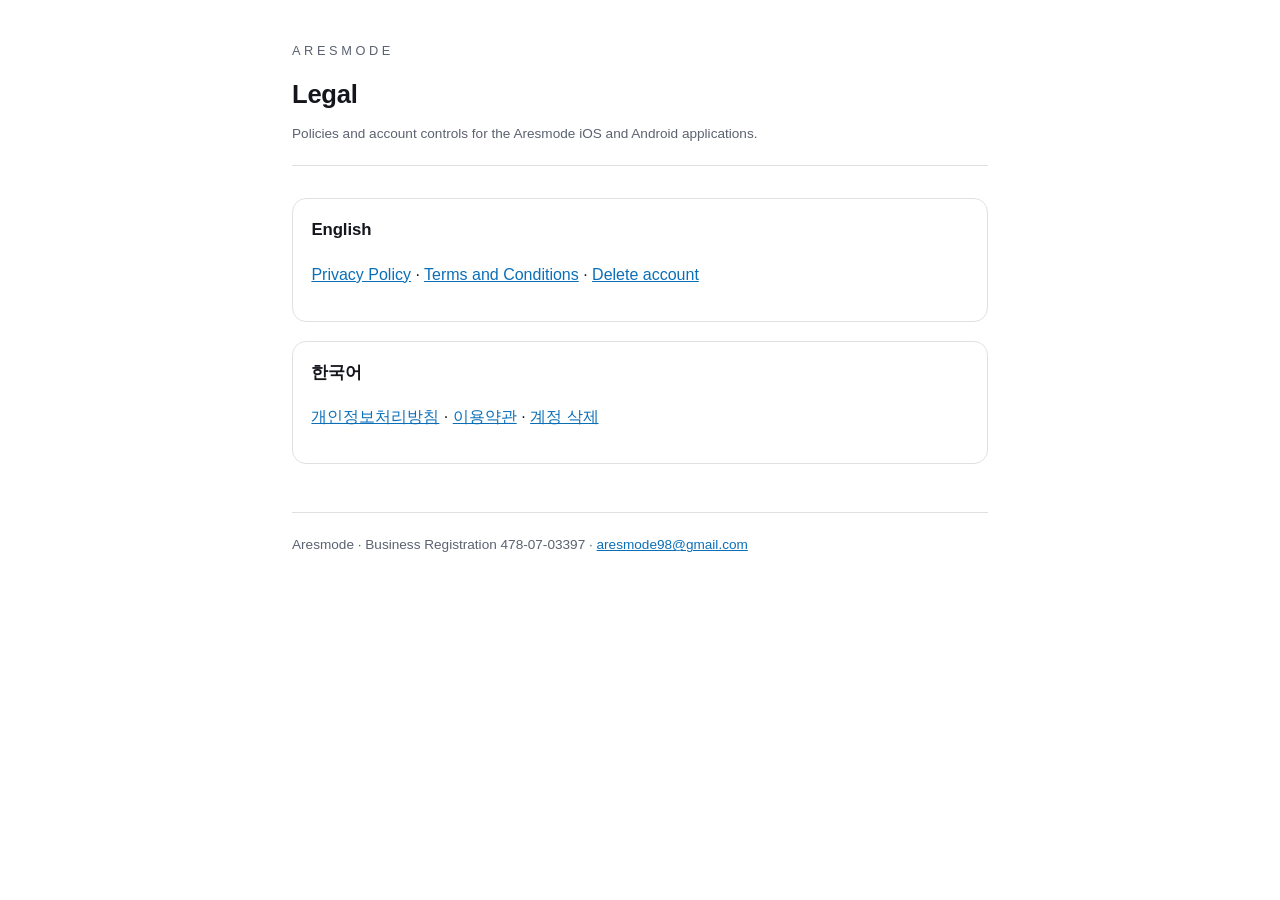
<file: index.html>
<!doctype html><html lang="en"><head><meta charset="utf-8">
<meta name="viewport" content="width=device-width,initial-scale=1">
<title>Aresmode — Legal</title><link rel="stylesheet" href="style.css"></head>
<body><div class="wrap">
<header><div class="mark">Aresmode</div><h1>Legal</h1>
<p class="meta">Policies and account controls for the Aresmode iOS and Android applications.</p></header>
<div class="card"><h2 style="margin-top:0">English</h2>
<p><a href="privacy/">Privacy Policy</a> · <a href="terms/">Terms and Conditions</a> · <a href="delete-account/">Delete account</a></p></div>
<div class="card"><h2 style="margin-top:0">한국어</h2>
<p><a href="ko/privacy/">개인정보처리방침</a> · <a href="ko/terms/">이용약관</a> · <a href="ko/delete-account/">계정 삭제</a></p></div>
<footer>Aresmode · Business Registration 478-07-03397 · <a href="mailto:aresmode98@gmail.com">aresmode98@gmail.com</a></footer>
</div></body></html>
</file>
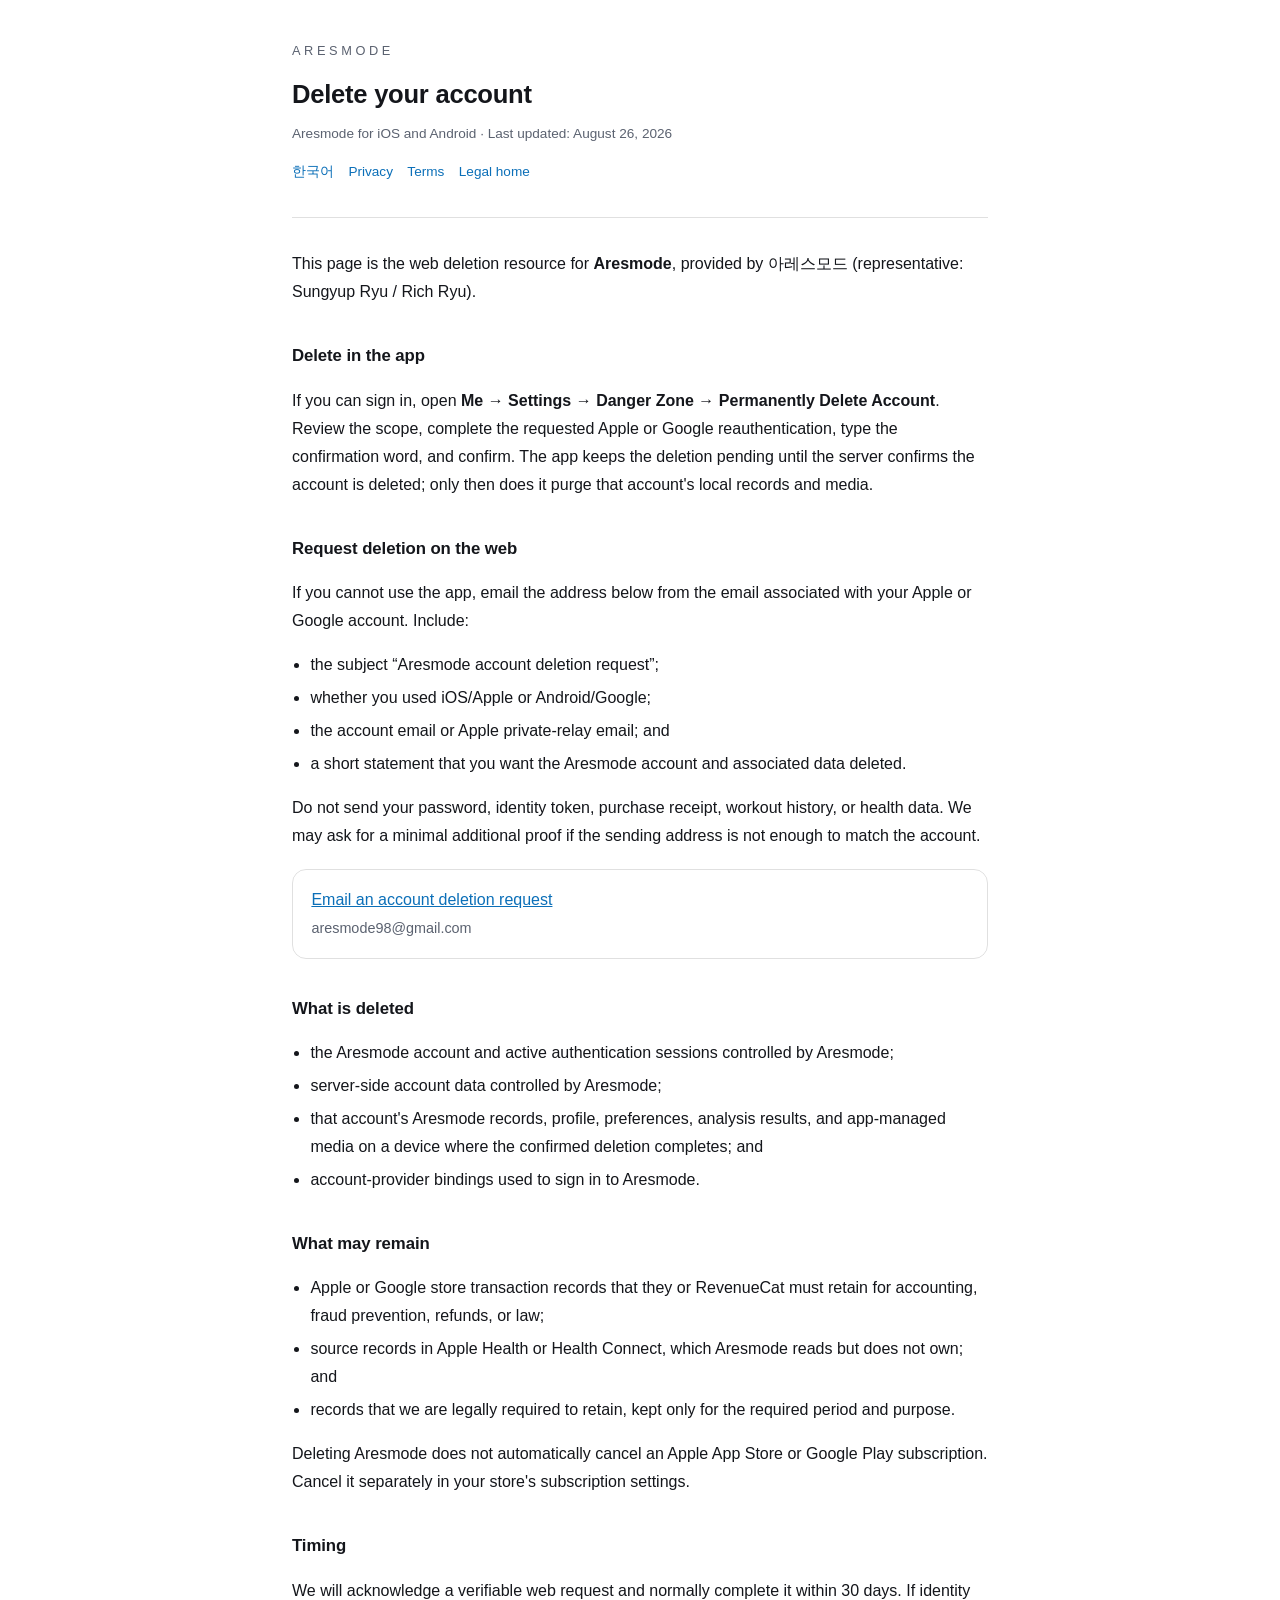
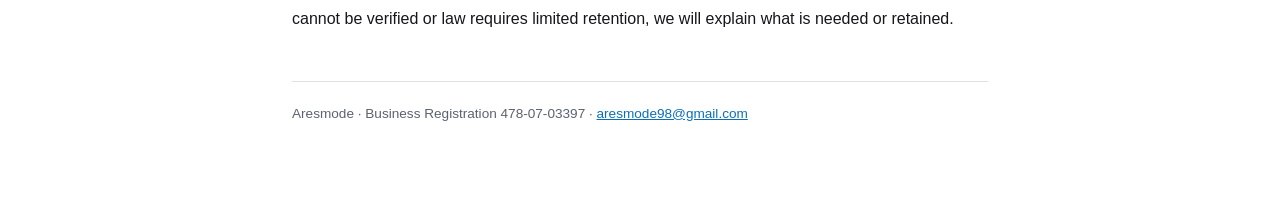
<file: delete-account/index.html>
<!doctype html><html lang="en"><head><meta charset="utf-8">
<meta name="viewport" content="width=device-width,initial-scale=1">
<title>Delete your Aresmode account</title><link rel="stylesheet" href="../style.css"></head>
<body><div class="wrap">
<header><div class="mark">Aresmode</div><h1>Delete your account</h1>
<p class="meta">Aresmode for iOS and Android · Last updated: August 26, 2026</p>
<p class="lang"><a href="../ko/delete-account/">한국어</a><a href="../privacy/">Privacy</a><a href="../terms/">Terms</a><a href="../">Legal home</a></p></header>

<p>This page is the web deletion resource for <strong>Aresmode</strong>, provided by 아레스모드 (representative: Sungyup Ryu / Rich Ryu).</p>

<h2>Delete in the app</h2>
<p>If you can sign in, open <strong>Me → Settings → Danger Zone → Permanently Delete Account</strong>. Review the scope, complete the requested Apple or Google reauthentication, type the confirmation word, and confirm. The app keeps the deletion pending until the server confirms the account is deleted; only then does it purge that account's local records and media.</p>

<h2>Request deletion on the web</h2>
<p>If you cannot use the app, email the address below from the email associated with your Apple or Google account. Include:</p>
<ul>
<li>the subject “Aresmode account deletion request”;</li>
<li>whether you used iOS/Apple or Android/Google;</li>
<li>the account email or Apple private-relay email; and</li>
<li>a short statement that you want the Aresmode account and associated data deleted.</li>
</ul>
<p>Do not send your password, identity token, purchase receipt, workout history, or health data. We may ask for a minimal additional proof if the sending address is not enough to match the account.</p>
<p class="card"><a href="mailto:aresmode98@gmail.com?subject=Aresmode%20account%20deletion%20request">Email an account deletion request</a><br><span class="note">aresmode98@gmail.com</span></p>

<h2>What is deleted</h2>
<ul>
<li>the Aresmode account and active authentication sessions controlled by Aresmode;</li>
<li>server-side account data controlled by Aresmode;</li>
<li>that account's Aresmode records, profile, preferences, analysis results, and app-managed media on a device where the confirmed deletion completes; and</li>
<li>account-provider bindings used to sign in to Aresmode.</li>
</ul>

<h2>What may remain</h2>
<ul>
<li>Apple or Google store transaction records that they or RevenueCat must retain for accounting, fraud prevention, refunds, or law;</li>
<li>source records in Apple Health or Health Connect, which Aresmode reads but does not own; and</li>
<li>records that we are legally required to retain, kept only for the required period and purpose.</li>
</ul>
<p>Deleting Aresmode does not automatically cancel an Apple App Store or Google Play subscription. Cancel it separately in your store's subscription settings.</p>

<h2>Timing</h2>
<p>We will acknowledge a verifiable web request and normally complete it within 30 days. If identity cannot be verified or law requires limited retention, we will explain what is needed or retained.</p>

<footer>Aresmode · Business Registration 478-07-03397 · <a href="mailto:aresmode98@gmail.com">aresmode98@gmail.com</a></footer>
</div></body></html>
</file>
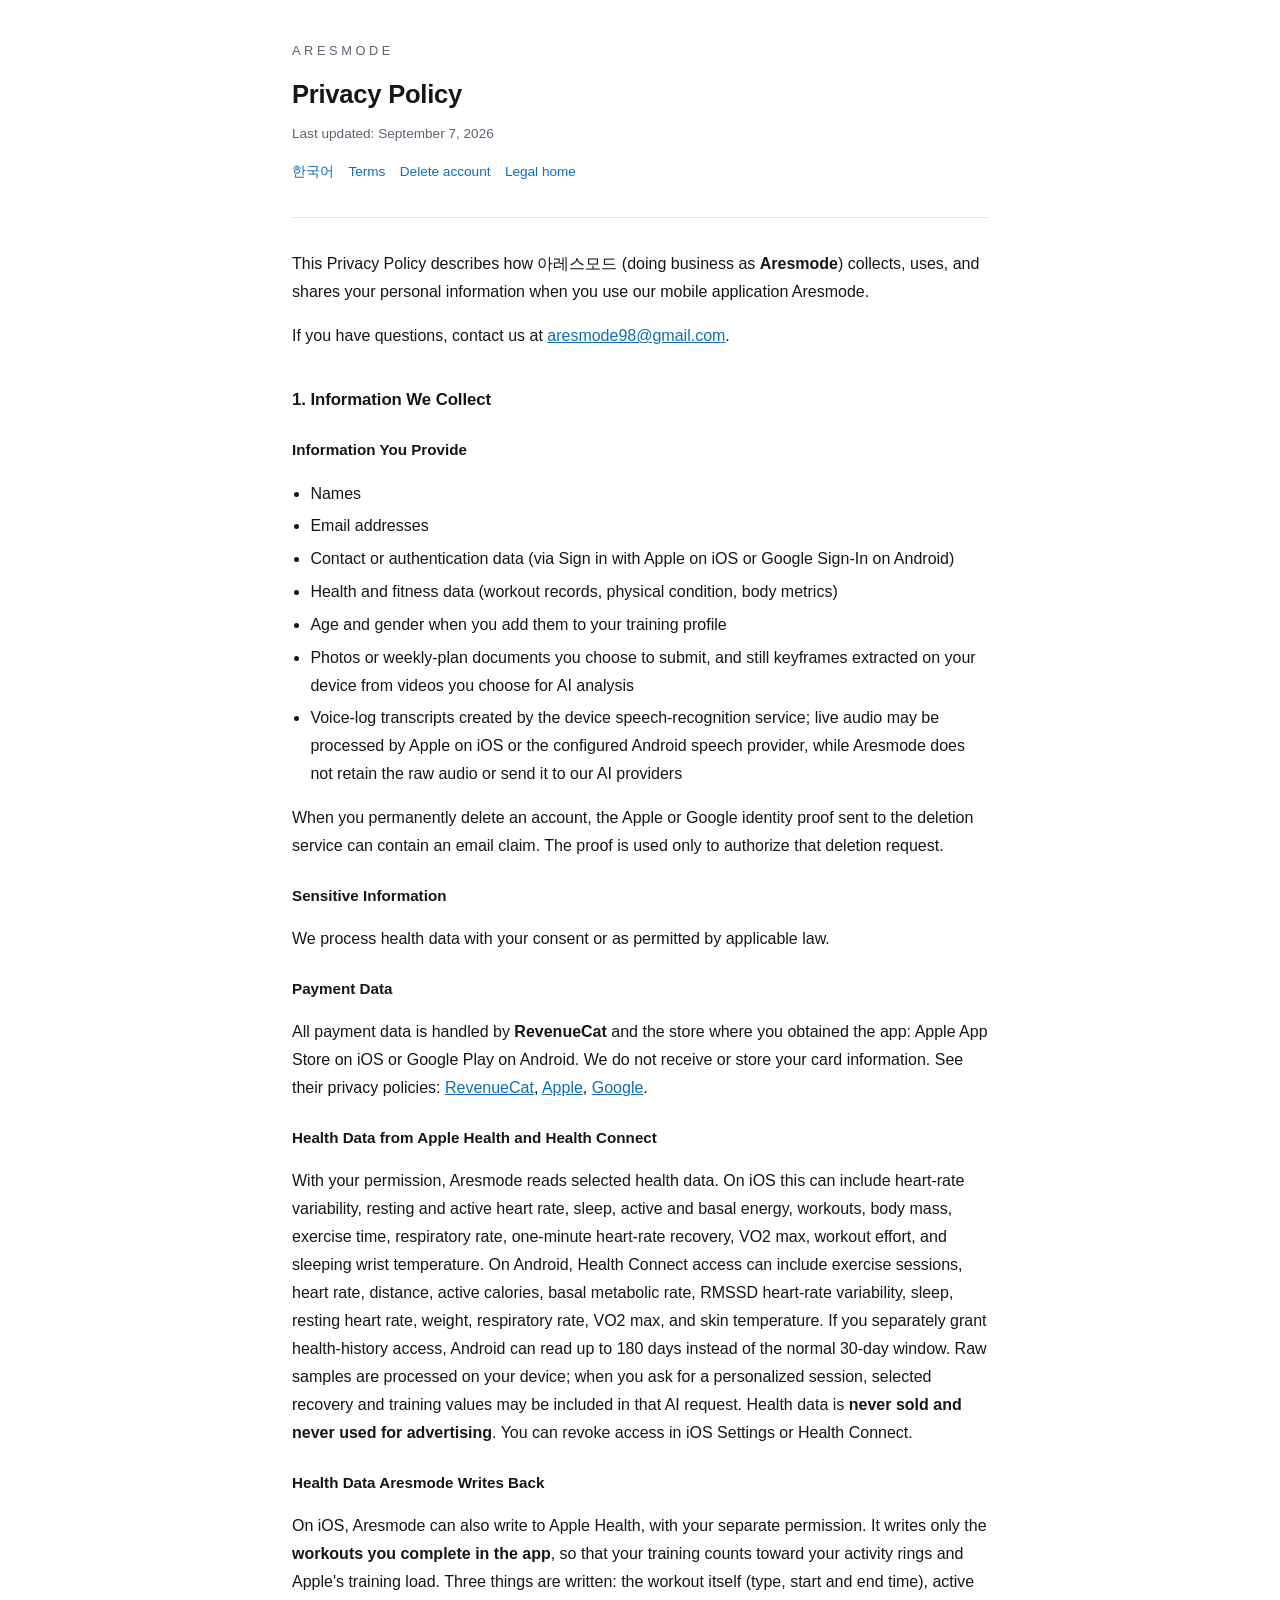
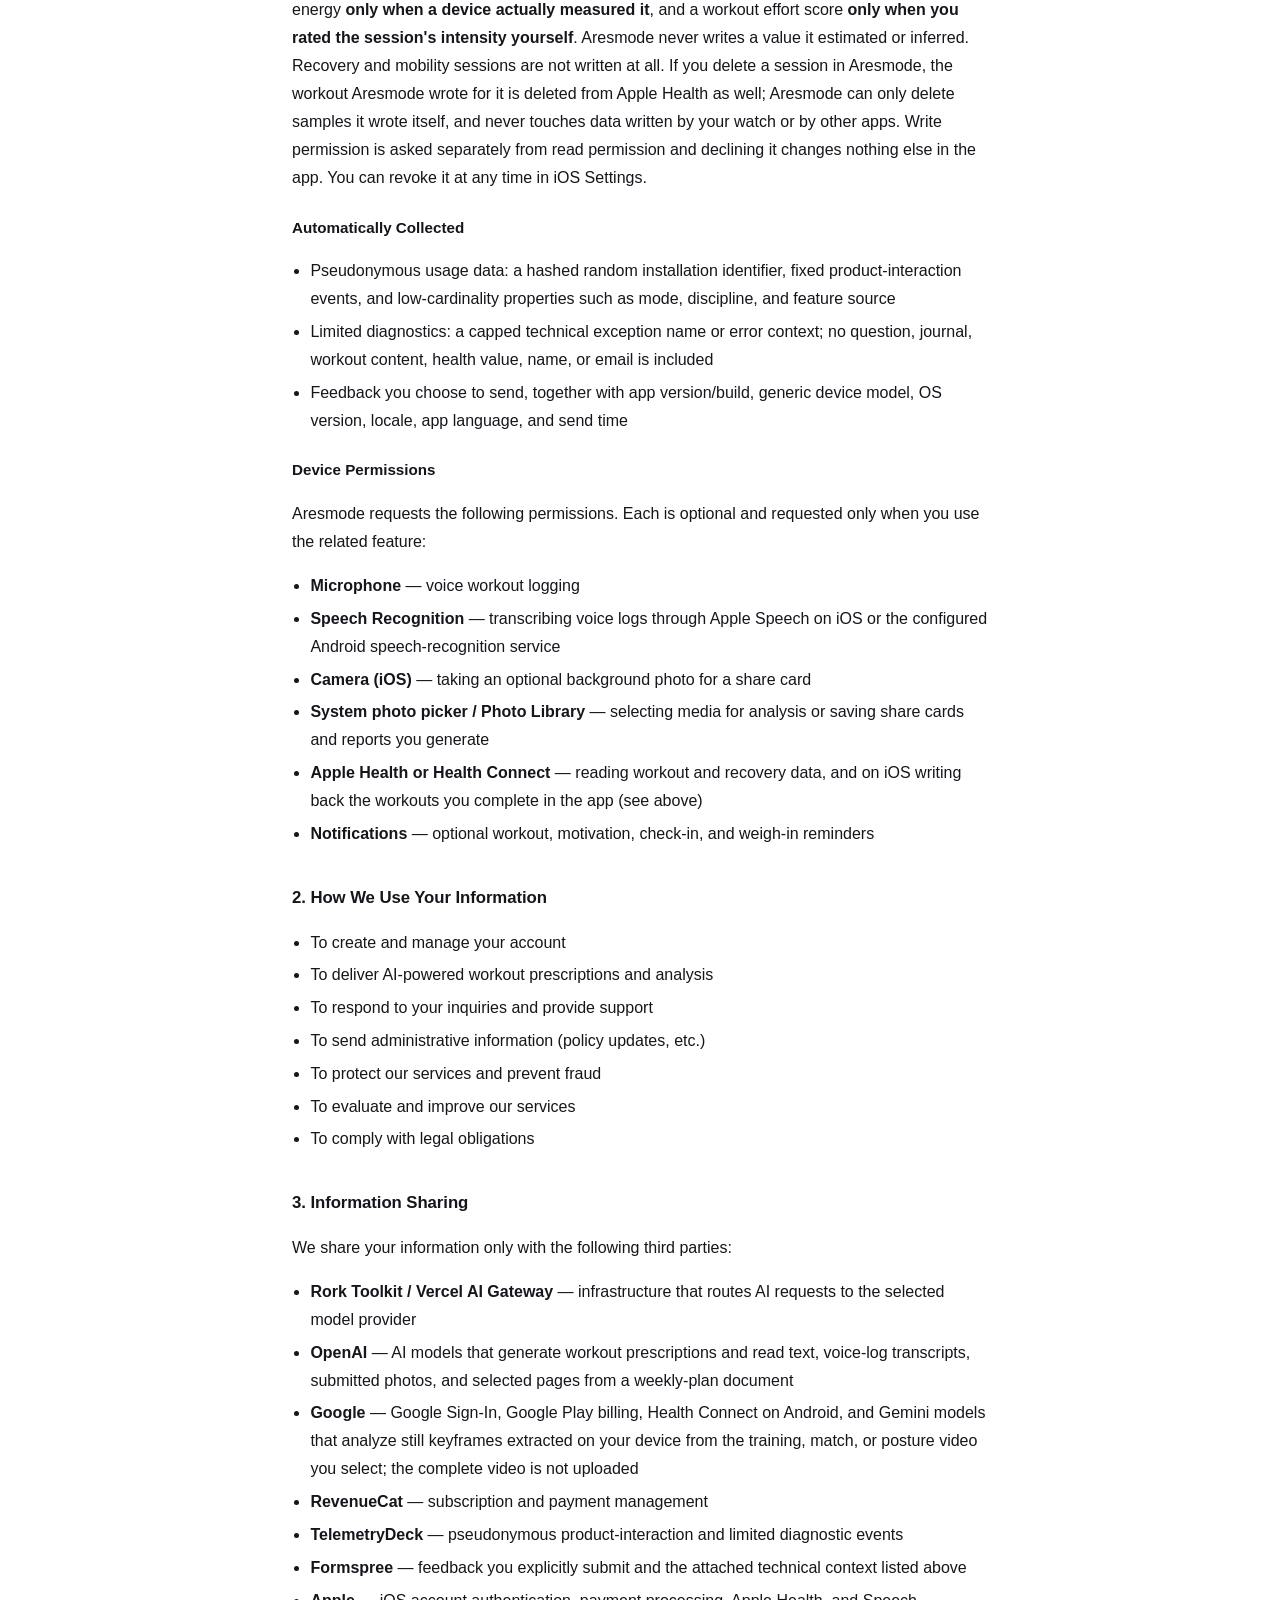
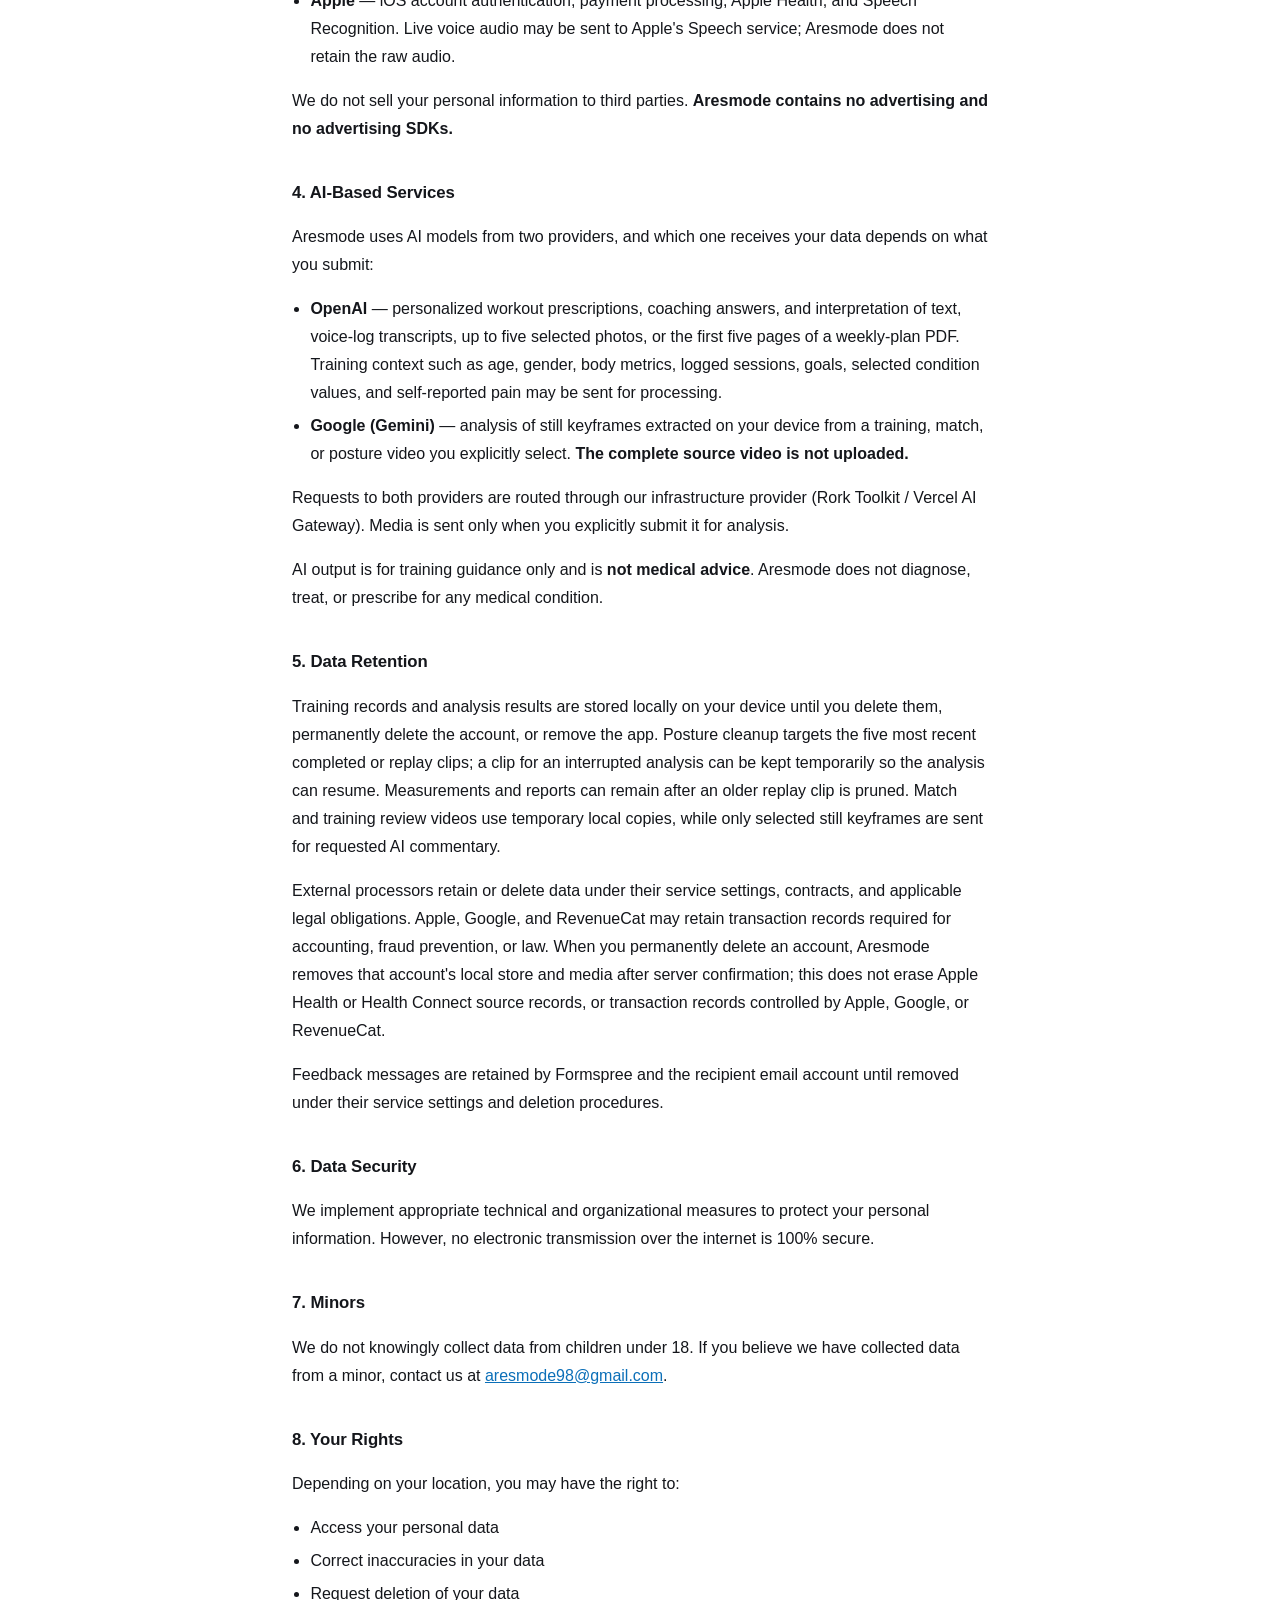
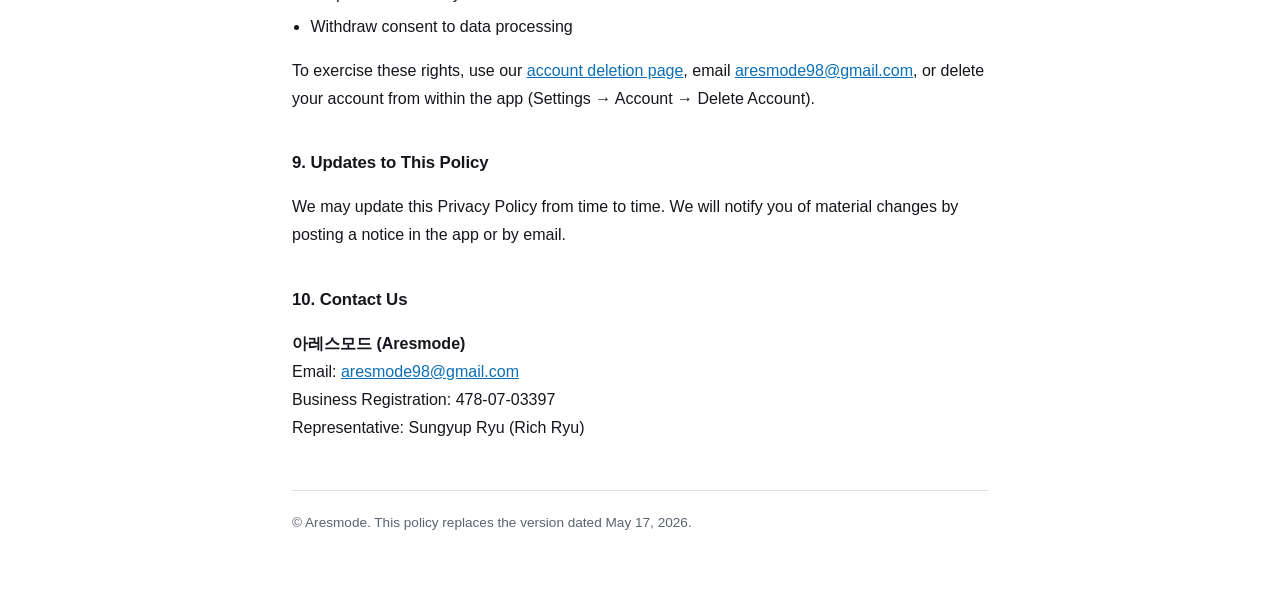
<file: privacy/index.html>
<!doctype html><html lang="en"><head><meta charset="utf-8">
<meta name="viewport" content="width=device-width,initial-scale=1">
<title>Privacy Policy — Aresmode</title><link rel="stylesheet" href="../style.css"></head>
<body><div class="wrap">
<header><div class="mark">Aresmode</div><h1>Privacy Policy</h1>
<p class="meta">Last updated: September 7, 2026</p>
<p class="lang"><a href="../ko/privacy/">한국어</a><a href="../terms/">Terms</a><a href="../delete-account/">Delete account</a><a href="../">Legal home</a></p></header>

<p>This Privacy Policy describes how 아레스모드 (doing business as <strong>Aresmode</strong>) collects, uses, and shares your personal information when you use our mobile application Aresmode.</p>
<p>If you have questions, contact us at <a href="mailto:aresmode98@gmail.com">aresmode98@gmail.com</a>.</p>

<h2>1. Information We Collect</h2>
<h3>Information You Provide</h3>
<ul>
<li>Names</li>
<li>Email addresses</li>
<li>Contact or authentication data (via Sign in with Apple on iOS or Google Sign-In on Android)</li>
<li>Health and fitness data (workout records, physical condition, body metrics)</li>
<li>Age and gender when you add them to your training profile</li>
<li>Photos or weekly-plan documents you choose to submit, and still keyframes extracted on your device from videos you choose for AI analysis</li>
<li>Voice-log transcripts created by the device speech-recognition service; live audio may be processed by Apple on iOS or the configured Android speech provider, while Aresmode does not retain the raw audio or send it to our AI providers</li>
</ul>
<p>When you permanently delete an account, the Apple or Google identity proof sent to the deletion service can contain an email claim. The proof is used only to authorize that deletion request.</p>
<h3>Sensitive Information</h3>
<p>We process health data with your consent or as permitted by applicable law.</p>
<h3>Payment Data</h3>
<p>All payment data is handled by <strong>RevenueCat</strong> and the store where you obtained the app: Apple App Store on iOS or Google Play on Android. We do not receive or store your card information. See their privacy policies: <a href="https://www.revenuecat.com/privacy">RevenueCat</a>, <a href="https://www.apple.com/legal/privacy">Apple</a>, <a href="https://policies.google.com/privacy">Google</a>.</p>
<h3>Health Data from Apple Health and Health Connect</h3>
<p>With your permission, Aresmode reads selected health data. On iOS this can include heart-rate variability, resting and active heart rate, sleep, active and basal energy, workouts, body mass, exercise time, respiratory rate, one-minute heart-rate recovery, VO2 max, workout effort, and sleeping wrist temperature. On Android, Health Connect access can include exercise sessions, heart rate, distance, active calories, basal metabolic rate, RMSSD heart-rate variability, sleep, resting heart rate, weight, respiratory rate, VO2 max, and skin temperature. If you separately grant health-history access, Android can read up to 180 days instead of the normal 30-day window. Raw samples are processed on your device; when you ask for a personalized session, selected recovery and training values may be included in that AI request. Health data is <strong>never sold and never used for advertising</strong>. You can revoke access in iOS Settings or Health Connect.</p>
<h3>Health Data Aresmode Writes Back</h3>
<p>On iOS, Aresmode can also write to Apple Health, with your separate permission. It writes only the <strong>workouts you complete in the app</strong>, so that your training counts toward your activity rings and Apple's training load. Three things are written: the workout itself (type, start and end time), active energy <strong>only when a device actually measured it</strong>, and a workout effort score <strong>only when you rated the session's intensity yourself</strong>. Aresmode never writes a value it estimated or inferred. Recovery and mobility sessions are not written at all. If you delete a session in Aresmode, the workout Aresmode wrote for it is deleted from Apple Health as well; Aresmode can only delete samples it wrote itself, and never touches data written by your watch or by other apps. Write permission is asked separately from read permission and declining it changes nothing else in the app. You can revoke it at any time in iOS Settings.</p>
<h3>Automatically Collected</h3>
<ul>
<li>Pseudonymous usage data: a hashed random installation identifier, fixed product-interaction events, and low-cardinality properties such as mode, discipline, and feature source</li>
<li>Limited diagnostics: a capped technical exception name or error context; no question, journal, workout content, health value, name, or email is included</li>
<li>Feedback you choose to send, together with app version/build, generic device model, OS version, locale, app language, and send time</li>
</ul>
<h3>Device Permissions</h3>
<p>Aresmode requests the following permissions. Each is optional and requested only when you use the related feature:</p>
<ul>
<li><strong>Microphone</strong> — voice workout logging</li>
<li><strong>Speech Recognition</strong> — transcribing voice logs through Apple Speech on iOS or the configured Android speech-recognition service</li>
<li><strong>Camera (iOS)</strong> — taking an optional background photo for a share card</li>
<li><strong>System photo picker / Photo Library</strong> — selecting media for analysis or saving share cards and reports you generate</li>
<li><strong>Apple Health or Health Connect</strong> — reading workout and recovery data, and on iOS writing back the workouts you complete in the app (see above)</li>
<li><strong>Notifications</strong> — optional workout, motivation, check-in, and weigh-in reminders</li>
</ul>

<h2>2. How We Use Your Information</h2>
<ul>
<li>To create and manage your account</li>
<li>To deliver AI-powered workout prescriptions and analysis</li>
<li>To respond to your inquiries and provide support</li>
<li>To send administrative information (policy updates, etc.)</li>
<li>To protect our services and prevent fraud</li>
<li>To evaluate and improve our services</li>
<li>To comply with legal obligations</li>
</ul>

<h2>3. Information Sharing</h2>
<p>We share your information only with the following third parties:</p>
<ul>
<li><strong>Rork Toolkit / Vercel AI Gateway</strong> — infrastructure that routes AI requests to the selected model provider</li>
<li><strong>OpenAI</strong> — AI models that generate workout prescriptions and read text, voice-log transcripts, submitted photos, and selected pages from a weekly-plan document</li>
<li><strong>Google</strong> — Google Sign-In, Google Play billing, Health Connect on Android, and Gemini models that analyze still keyframes extracted on your device from the training, match, or posture video you select; the complete video is not uploaded</li>
<li><strong>RevenueCat</strong> — subscription and payment management</li>
<li><strong>TelemetryDeck</strong> — pseudonymous product-interaction and limited diagnostic events</li>
<li><strong>Formspree</strong> — feedback you explicitly submit and the attached technical context listed above</li>
<li><strong>Apple</strong> — iOS account authentication, payment processing, Apple Health, and Speech Recognition. Live voice audio may be sent to Apple's Speech service; Aresmode does not retain the raw audio.</li>
</ul>
<p>We do not sell your personal information to third parties. <strong>Aresmode contains no advertising and no advertising SDKs.</strong></p>

<h2>4. AI-Based Services</h2>
<p>Aresmode uses AI models from two providers, and which one receives your data depends on what you submit:</p>
<ul>
<li><strong>OpenAI</strong> — personalized workout prescriptions, coaching answers, and interpretation of text, voice-log transcripts, up to five selected photos, or the first five pages of a weekly-plan PDF. Training context such as age, gender, body metrics, logged sessions, goals, selected condition values, and self-reported pain may be sent for processing.</li>
<li><strong>Google (Gemini)</strong> — analysis of still keyframes extracted on your device from a training, match, or posture video you explicitly select. <strong>The complete source video is not uploaded.</strong></li>
</ul>
<p>Requests to both providers are routed through our infrastructure provider (Rork Toolkit / Vercel AI Gateway). Media is sent only when you explicitly submit it for analysis.</p>
<p>AI output is for training guidance only and is <strong>not medical advice</strong>. Aresmode does not diagnose, treat, or prescribe for any medical condition.</p>

<h2>5. Data Retention</h2>
<p>Training records and analysis results are stored locally on your device until you delete them, permanently delete the account, or remove the app. Posture cleanup targets the five most recent completed or replay clips; a clip for an interrupted analysis can be kept temporarily so the analysis can resume. Measurements and reports can remain after an older replay clip is pruned. Match and training review videos use temporary local copies, while only selected still keyframes are sent for requested AI commentary.</p>
<p>External processors retain or delete data under their service settings, contracts, and applicable legal obligations. Apple, Google, and RevenueCat may retain transaction records required for accounting, fraud prevention, or law. When you permanently delete an account, Aresmode removes that account's local store and media after server confirmation; this does not erase Apple Health or Health Connect source records, or transaction records controlled by Apple, Google, or RevenueCat.</p>
<p>Feedback messages are retained by Formspree and the recipient email account until removed under their service settings and deletion procedures.</p>

<h2>6. Data Security</h2>
<p>We implement appropriate technical and organizational measures to protect your personal information. However, no electronic transmission over the internet is 100% secure.</p>

<h2>7. Minors</h2>
<p>We do not knowingly collect data from children under 18. If you believe we have collected data from a minor, contact us at <a href="mailto:aresmode98@gmail.com">aresmode98@gmail.com</a>.</p>

<h2>8. Your Rights</h2>
<p>Depending on your location, you may have the right to:</p>
<ul>
<li>Access your personal data</li>
<li>Correct inaccuracies in your data</li>
<li>Request deletion of your data</li>
<li>Withdraw consent to data processing</li>
</ul>
<p>To exercise these rights, use our <a href="../delete-account/">account deletion page</a>, email <a href="mailto:aresmode98@gmail.com">aresmode98@gmail.com</a>, or delete your account from within the app (Settings → Account → Delete Account).</p>

<h2>9. Updates to This Policy</h2>
<p>We may update this Privacy Policy from time to time. We will notify you of material changes by posting a notice in the app or by email.</p>

<h2>10. Contact Us</h2>
<p><strong>아레스모드 (Aresmode)</strong><br>
Email: <a href="mailto:aresmode98@gmail.com">aresmode98@gmail.com</a><br>
Business Registration: 478-07-03397<br>
Representative: Sungyup Ryu (Rich Ryu)</p>

<footer>© Aresmode. This policy replaces the version dated May 17, 2026.</footer>
</div></body></html>
</file>
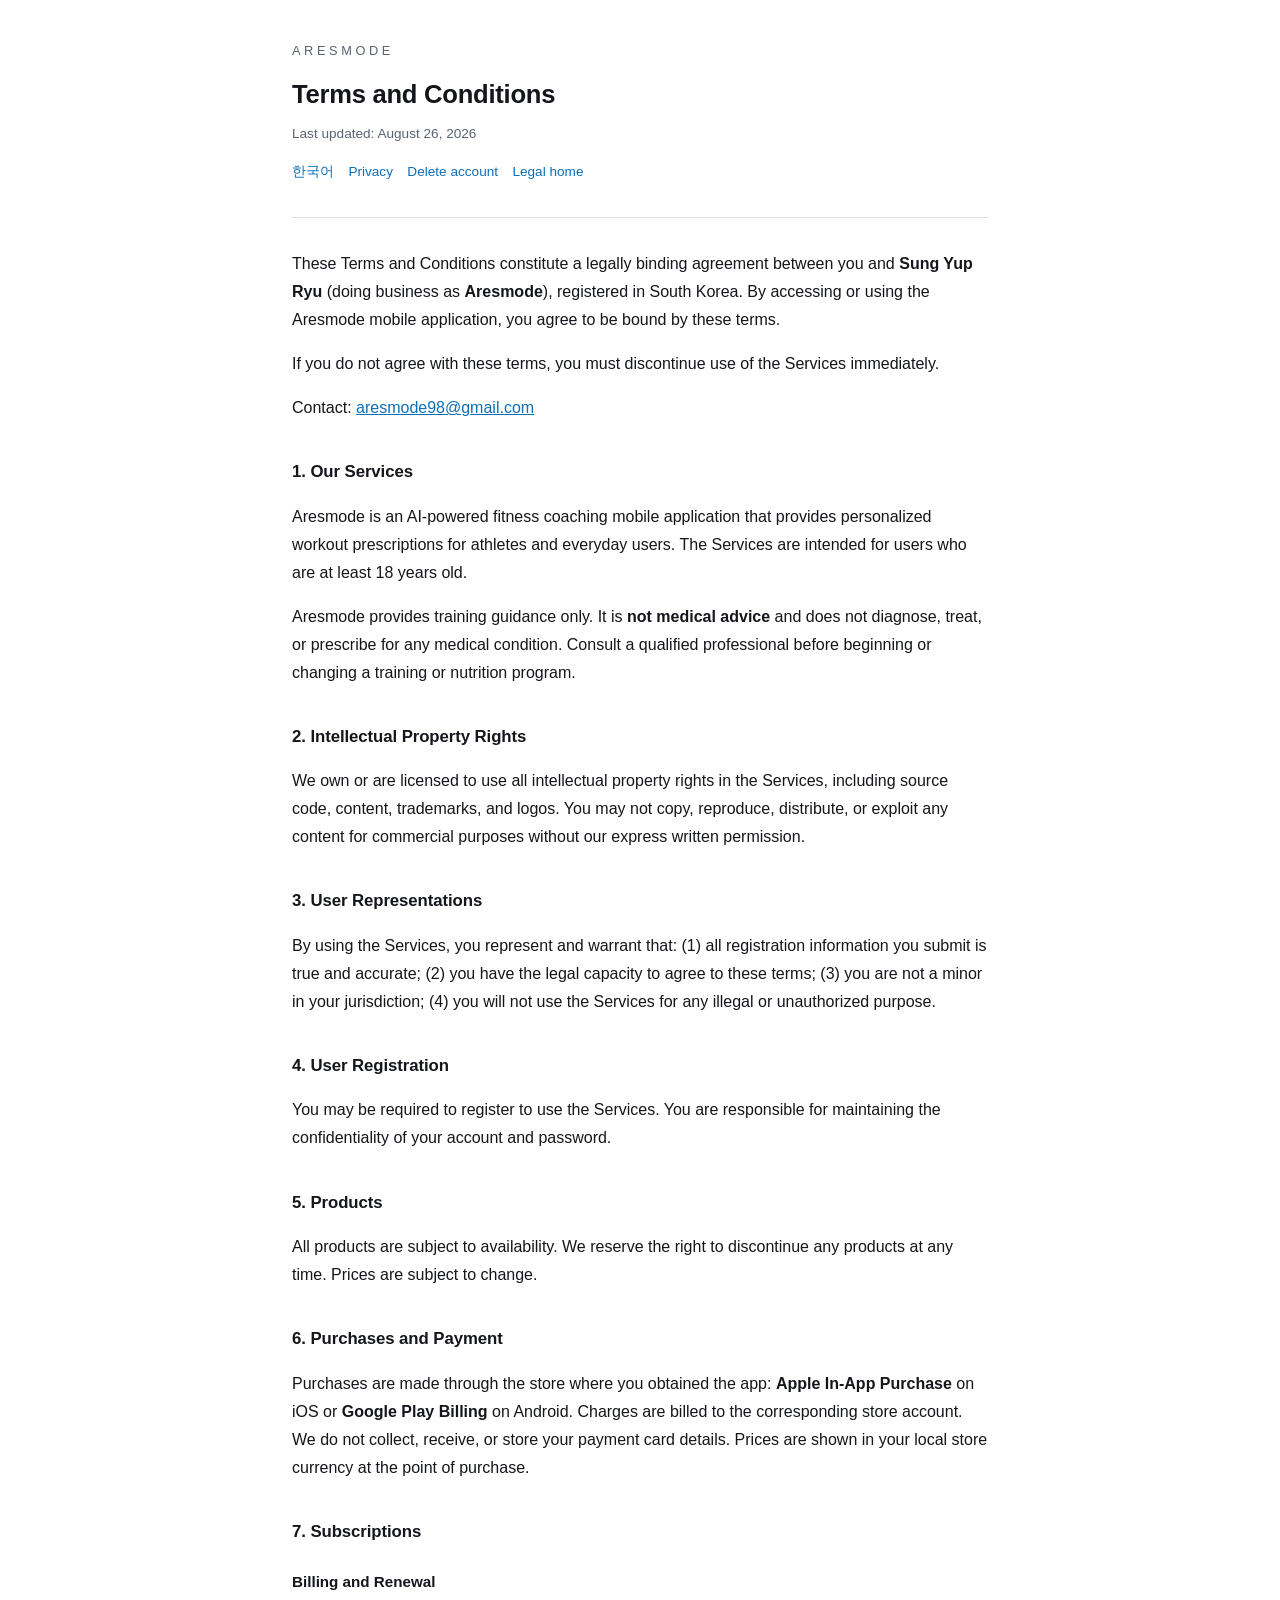
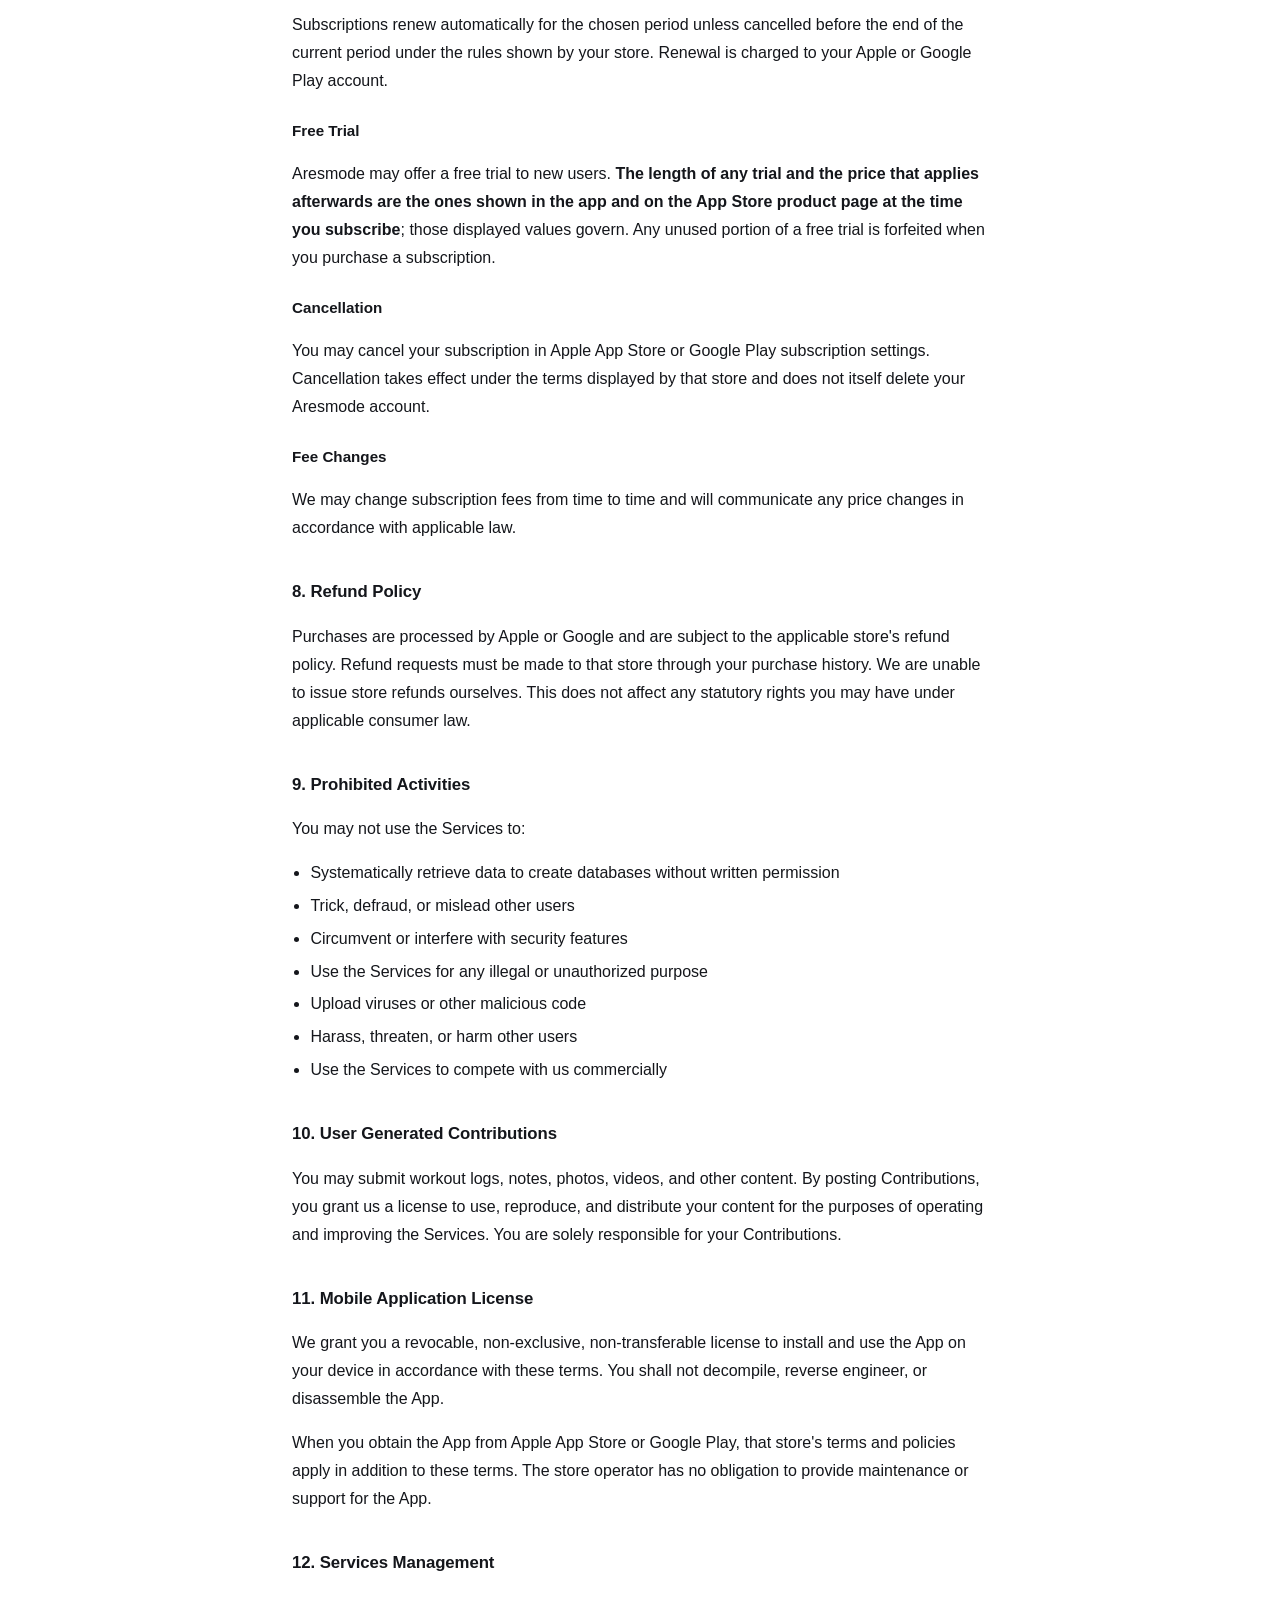
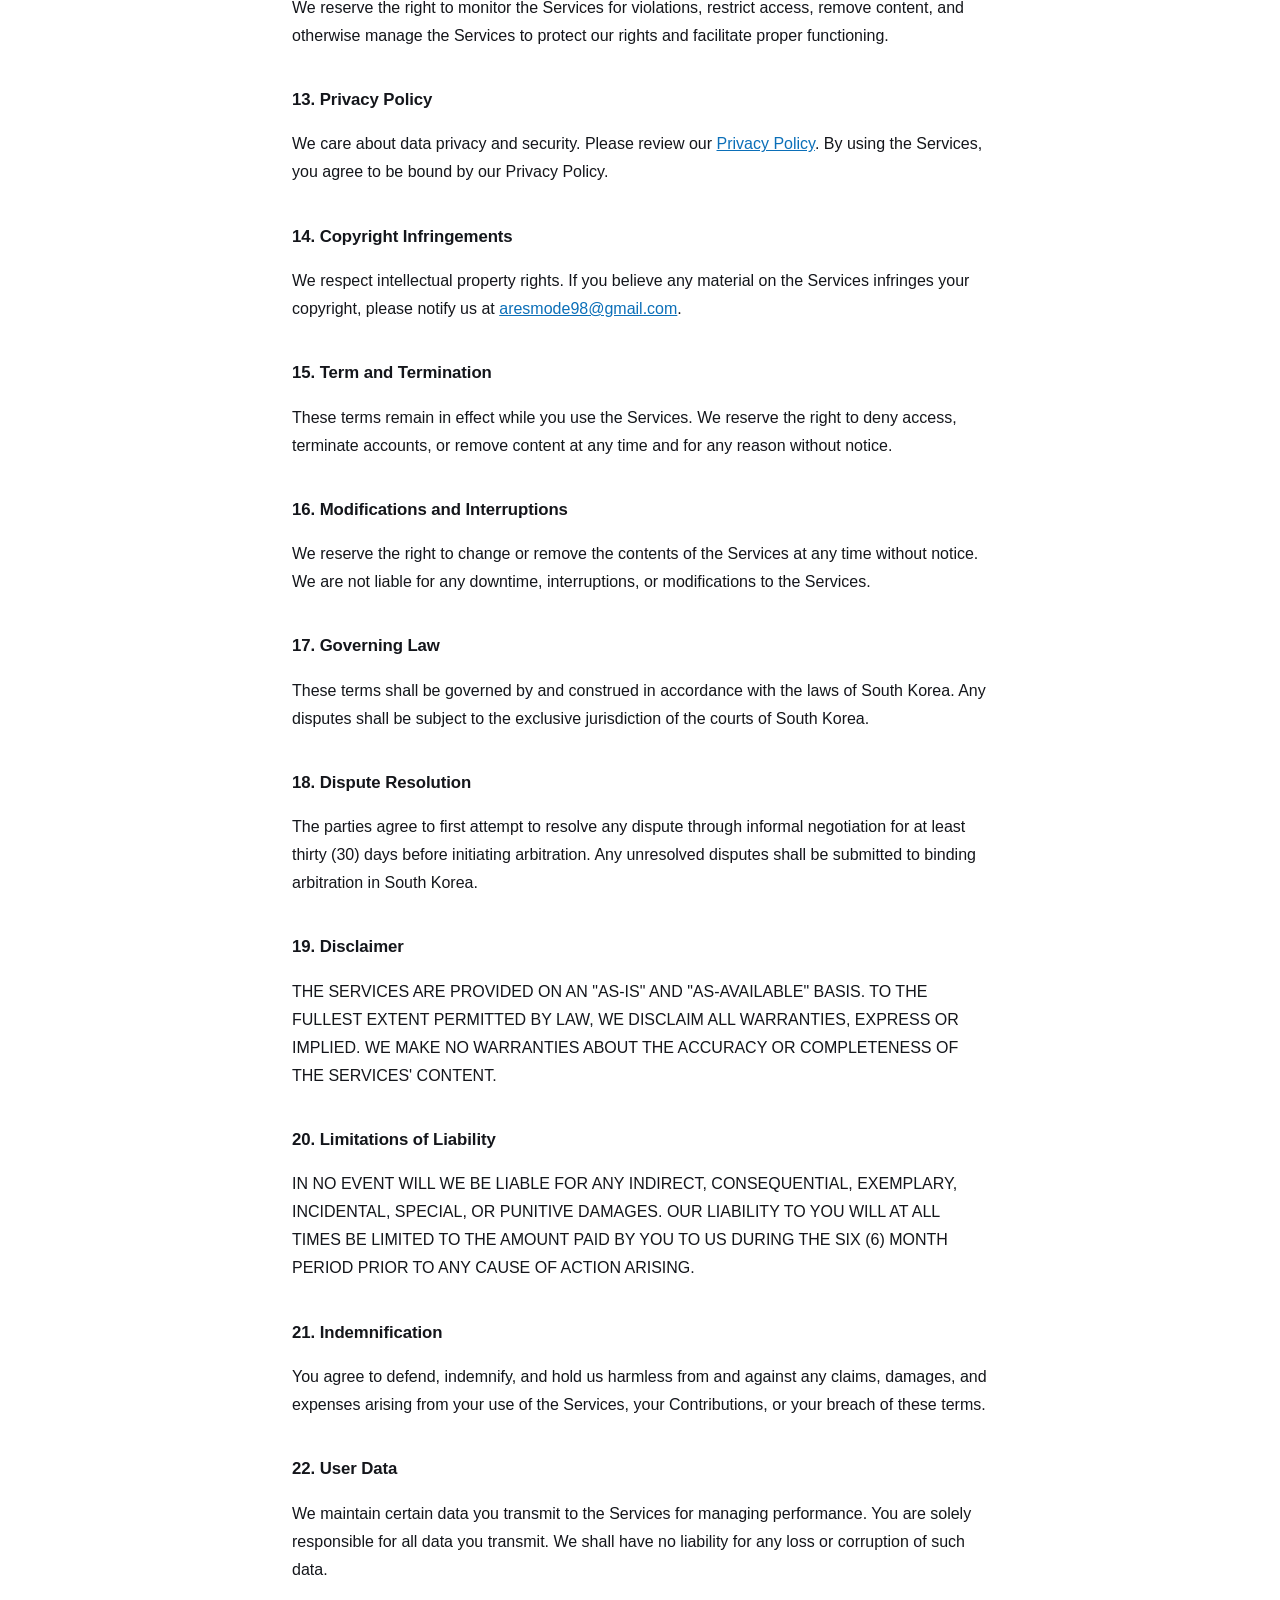
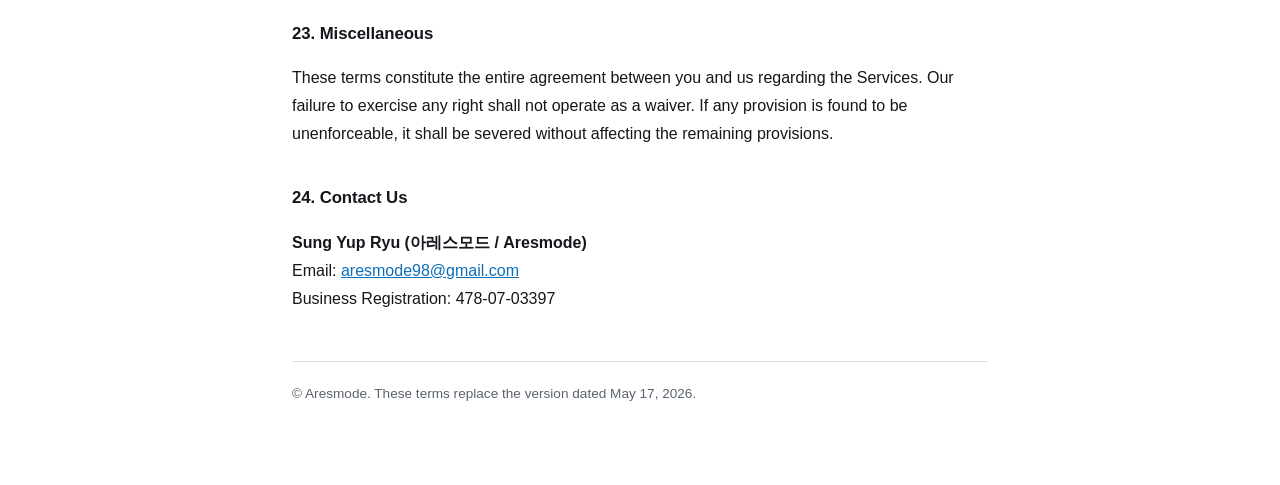
<file: terms/index.html>
<!doctype html><html lang="en"><head><meta charset="utf-8">
<meta name="viewport" content="width=device-width,initial-scale=1">
<title>Terms and Conditions — Aresmode</title><link rel="stylesheet" href="../style.css"></head>
<body><div class="wrap">
<header><div class="mark">Aresmode</div><h1>Terms and Conditions</h1>
<p class="meta">Last updated: August 26, 2026</p>
<p class="lang"><a href="../ko/terms/">한국어</a><a href="../privacy/">Privacy</a><a href="../delete-account/">Delete account</a><a href="../">Legal home</a></p></header>

<p>These Terms and Conditions constitute a legally binding agreement between you and <strong>Sung Yup Ryu</strong> (doing business as <strong>Aresmode</strong>), registered in South Korea. By accessing or using the Aresmode mobile application, you agree to be bound by these terms.</p>
<p>If you do not agree with these terms, you must discontinue use of the Services immediately.</p>
<p>Contact: <a href="mailto:aresmode98@gmail.com">aresmode98@gmail.com</a></p>

<h2>1. Our Services</h2>
<p>Aresmode is an AI-powered fitness coaching mobile application that provides personalized workout prescriptions for athletes and everyday users. The Services are intended for users who are at least 18 years old.</p>
<p>Aresmode provides training guidance only. It is <strong>not medical advice</strong> and does not diagnose, treat, or prescribe for any medical condition. Consult a qualified professional before beginning or changing a training or nutrition program.</p>

<h2>2. Intellectual Property Rights</h2>
<p>We own or are licensed to use all intellectual property rights in the Services, including source code, content, trademarks, and logos. You may not copy, reproduce, distribute, or exploit any content for commercial purposes without our express written permission.</p>

<h2>3. User Representations</h2>
<p>By using the Services, you represent and warrant that: (1) all registration information you submit is true and accurate; (2) you have the legal capacity to agree to these terms; (3) you are not a minor in your jurisdiction; (4) you will not use the Services for any illegal or unauthorized purpose.</p>

<h2>4. User Registration</h2>
<p>You may be required to register to use the Services. You are responsible for maintaining the confidentiality of your account and password.</p>

<h2>5. Products</h2>
<p>All products are subject to availability. We reserve the right to discontinue any products at any time. Prices are subject to change.</p>

<h2>6. Purchases and Payment</h2>
<p>Purchases are made through the store where you obtained the app: <strong>Apple In-App Purchase</strong> on iOS or <strong>Google Play Billing</strong> on Android. Charges are billed to the corresponding store account. We do not collect, receive, or store your payment card details. Prices are shown in your local store currency at the point of purchase.</p>

<h2>7. Subscriptions</h2>
<h3>Billing and Renewal</h3>
<p>Subscriptions renew automatically for the chosen period unless cancelled before the end of the current period under the rules shown by your store. Renewal is charged to your Apple or Google Play account.</p>
<h3>Free Trial</h3>
<p>Aresmode may offer a free trial to new users. <strong>The length of any trial and the price that applies afterwards are the ones shown in the app and on the App Store product page at the time you subscribe</strong>; those displayed values govern. Any unused portion of a free trial is forfeited when you purchase a subscription.</p>
<h3>Cancellation</h3>
<p>You may cancel your subscription in Apple App Store or Google Play subscription settings. Cancellation takes effect under the terms displayed by that store and does not itself delete your Aresmode account.</p>
<h3>Fee Changes</h3>
<p>We may change subscription fees from time to time and will communicate any price changes in accordance with applicable law.</p>

<h2>8. Refund Policy</h2>
<p>Purchases are processed by Apple or Google and are subject to the applicable store's refund policy. Refund requests must be made to that store through your purchase history. We are unable to issue store refunds ourselves. This does not affect any statutory rights you may have under applicable consumer law.</p>

<h2>9. Prohibited Activities</h2>
<p>You may not use the Services to:</p>
<ul>
<li>Systematically retrieve data to create databases without written permission</li>
<li>Trick, defraud, or mislead other users</li>
<li>Circumvent or interfere with security features</li>
<li>Use the Services for any illegal or unauthorized purpose</li>
<li>Upload viruses or other malicious code</li>
<li>Harass, threaten, or harm other users</li>
<li>Use the Services to compete with us commercially</li>
</ul>

<h2>10. User Generated Contributions</h2>
<p>You may submit workout logs, notes, photos, videos, and other content. By posting Contributions, you grant us a license to use, reproduce, and distribute your content for the purposes of operating and improving the Services. You are solely responsible for your Contributions.</p>

<h2>11. Mobile Application License</h2>
<p>We grant you a revocable, non-exclusive, non-transferable license to install and use the App on your device in accordance with these terms. You shall not decompile, reverse engineer, or disassemble the App.</p>
<p>When you obtain the App from Apple App Store or Google Play, that store's terms and policies apply in addition to these terms. The store operator has no obligation to provide maintenance or support for the App.</p>

<h2>12. Services Management</h2>
<p>We reserve the right to monitor the Services for violations, restrict access, remove content, and otherwise manage the Services to protect our rights and facilitate proper functioning.</p>

<h2>13. Privacy Policy</h2>
<p>We care about data privacy and security. Please review our <a href="../privacy/">Privacy Policy</a>. By using the Services, you agree to be bound by our Privacy Policy.</p>

<h2>14. Copyright Infringements</h2>
<p>We respect intellectual property rights. If you believe any material on the Services infringes your copyright, please notify us at <a href="mailto:aresmode98@gmail.com">aresmode98@gmail.com</a>.</p>

<h2>15. Term and Termination</h2>
<p>These terms remain in effect while you use the Services. We reserve the right to deny access, terminate accounts, or remove content at any time and for any reason without notice.</p>

<h2>16. Modifications and Interruptions</h2>
<p>We reserve the right to change or remove the contents of the Services at any time without notice. We are not liable for any downtime, interruptions, or modifications to the Services.</p>

<h2>17. Governing Law</h2>
<p>These terms shall be governed by and construed in accordance with the laws of South Korea. Any disputes shall be subject to the exclusive jurisdiction of the courts of South Korea.</p>

<h2>18. Dispute Resolution</h2>
<p>The parties agree to first attempt to resolve any dispute through informal negotiation for at least thirty (30) days before initiating arbitration. Any unresolved disputes shall be submitted to binding arbitration in South Korea.</p>

<h2>19. Disclaimer</h2>
<p>THE SERVICES ARE PROVIDED ON AN "AS-IS" AND "AS-AVAILABLE" BASIS. TO THE FULLEST EXTENT PERMITTED BY LAW, WE DISCLAIM ALL WARRANTIES, EXPRESS OR IMPLIED. WE MAKE NO WARRANTIES ABOUT THE ACCURACY OR COMPLETENESS OF THE SERVICES' CONTENT.</p>

<h2>20. Limitations of Liability</h2>
<p>IN NO EVENT WILL WE BE LIABLE FOR ANY INDIRECT, CONSEQUENTIAL, EXEMPLARY, INCIDENTAL, SPECIAL, OR PUNITIVE DAMAGES. OUR LIABILITY TO YOU WILL AT ALL TIMES BE LIMITED TO THE AMOUNT PAID BY YOU TO US DURING THE SIX (6) MONTH PERIOD PRIOR TO ANY CAUSE OF ACTION ARISING.</p>

<h2>21. Indemnification</h2>
<p>You agree to defend, indemnify, and hold us harmless from and against any claims, damages, and expenses arising from your use of the Services, your Contributions, or your breach of these terms.</p>

<h2>22. User Data</h2>
<p>We maintain certain data you transmit to the Services for managing performance. You are solely responsible for all data you transmit. We shall have no liability for any loss or corruption of such data.</p>

<h2>23. Miscellaneous</h2>
<p>These terms constitute the entire agreement between you and us regarding the Services. Our failure to exercise any right shall not operate as a waiver. If any provision is found to be unenforceable, it shall be severed without affecting the remaining provisions.</p>

<h2>24. Contact Us</h2>
<p><strong>Sung Yup Ryu (아레스모드 / Aresmode)</strong><br>
Email: <a href="mailto:aresmode98@gmail.com">aresmode98@gmail.com</a><br>
Business Registration: 478-07-03397</p>

<footer>© Aresmode. These terms replace the version dated May 17, 2026.</footer>
</div></body></html>
</file>
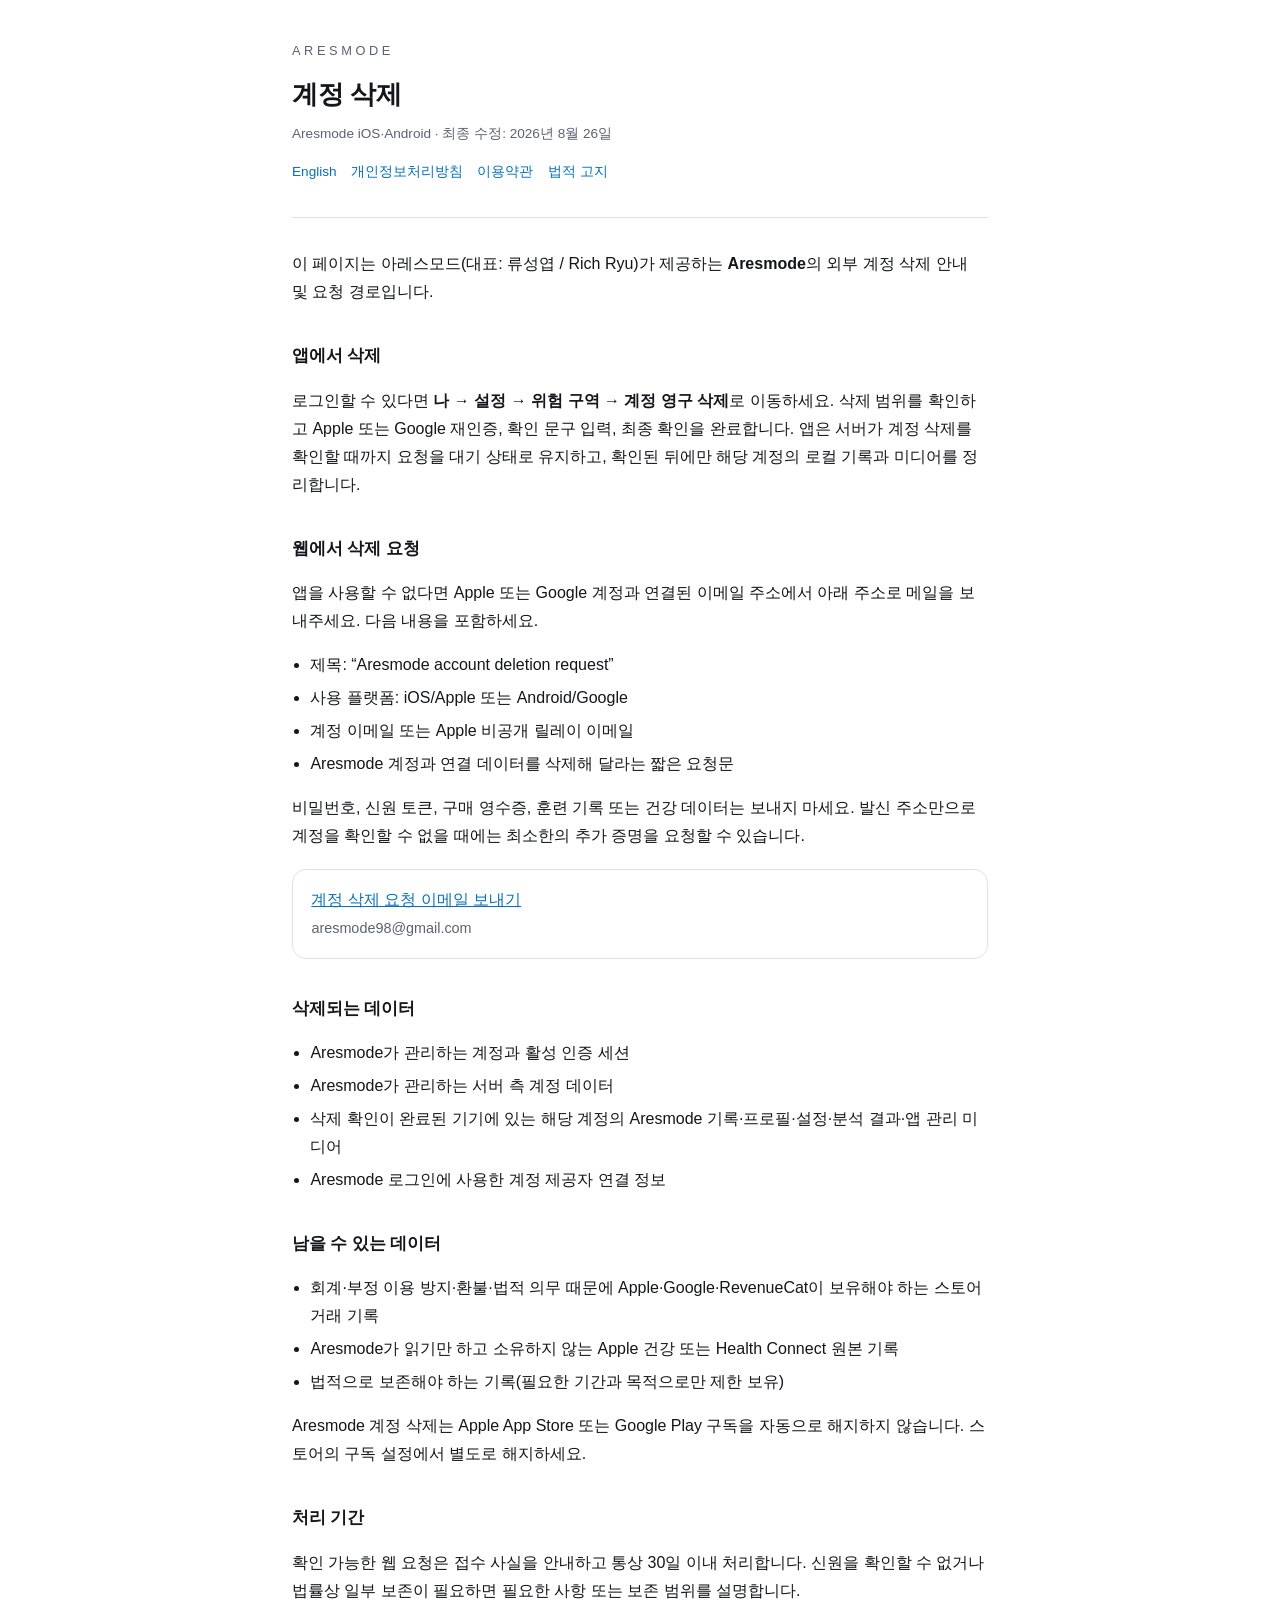
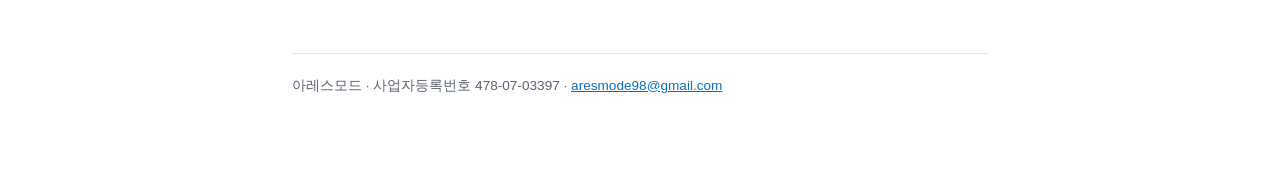
<file: ko/delete-account/index.html>
<!doctype html><html lang="ko"><head><meta charset="utf-8">
<meta name="viewport" content="width=device-width,initial-scale=1">
<title>Aresmode 계정 삭제</title><link rel="stylesheet" href="../../style.css"></head>
<body><div class="wrap">
<header><div class="mark">Aresmode</div><h1>계정 삭제</h1>
<p class="meta">Aresmode iOS·Android · 최종 수정: 2026년 8월 26일</p>
<p class="lang"><a href="../../delete-account/">English</a><a href="../privacy/">개인정보처리방침</a><a href="../terms/">이용약관</a><a href="../../">법적 고지</a></p></header>

<p>이 페이지는 아레스모드(대표: 류성엽 / Rich Ryu)가 제공하는 <strong>Aresmode</strong>의 외부 계정 삭제 안내 및 요청 경로입니다.</p>

<h2>앱에서 삭제</h2>
<p>로그인할 수 있다면 <strong>나 → 설정 → 위험 구역 → 계정 영구 삭제</strong>로 이동하세요. 삭제 범위를 확인하고 Apple 또는 Google 재인증, 확인 문구 입력, 최종 확인을 완료합니다. 앱은 서버가 계정 삭제를 확인할 때까지 요청을 대기 상태로 유지하고, 확인된 뒤에만 해당 계정의 로컬 기록과 미디어를 정리합니다.</p>

<h2>웹에서 삭제 요청</h2>
<p>앱을 사용할 수 없다면 Apple 또는 Google 계정과 연결된 이메일 주소에서 아래 주소로 메일을 보내주세요. 다음 내용을 포함하세요.</p>
<ul>
<li>제목: “Aresmode account deletion request”</li>
<li>사용 플랫폼: iOS/Apple 또는 Android/Google</li>
<li>계정 이메일 또는 Apple 비공개 릴레이 이메일</li>
<li>Aresmode 계정과 연결 데이터를 삭제해 달라는 짧은 요청문</li>
</ul>
<p>비밀번호, 신원 토큰, 구매 영수증, 훈련 기록 또는 건강 데이터는 보내지 마세요. 발신 주소만으로 계정을 확인할 수 없을 때에는 최소한의 추가 증명을 요청할 수 있습니다.</p>
<p class="card"><a href="mailto:aresmode98@gmail.com?subject=Aresmode%20account%20deletion%20request">계정 삭제 요청 이메일 보내기</a><br><span class="note">aresmode98@gmail.com</span></p>

<h2>삭제되는 데이터</h2>
<ul>
<li>Aresmode가 관리하는 계정과 활성 인증 세션</li>
<li>Aresmode가 관리하는 서버 측 계정 데이터</li>
<li>삭제 확인이 완료된 기기에 있는 해당 계정의 Aresmode 기록·프로필·설정·분석 결과·앱 관리 미디어</li>
<li>Aresmode 로그인에 사용한 계정 제공자 연결 정보</li>
</ul>

<h2>남을 수 있는 데이터</h2>
<ul>
<li>회계·부정 이용 방지·환불·법적 의무 때문에 Apple·Google·RevenueCat이 보유해야 하는 스토어 거래 기록</li>
<li>Aresmode가 읽기만 하고 소유하지 않는 Apple 건강 또는 Health Connect 원본 기록</li>
<li>법적으로 보존해야 하는 기록(필요한 기간과 목적으로만 제한 보유)</li>
</ul>
<p>Aresmode 계정 삭제는 Apple App Store 또는 Google Play 구독을 자동으로 해지하지 않습니다. 스토어의 구독 설정에서 별도로 해지하세요.</p>

<h2>처리 기간</h2>
<p>확인 가능한 웹 요청은 접수 사실을 안내하고 통상 30일 이내 처리합니다. 신원을 확인할 수 없거나 법률상 일부 보존이 필요하면 필요한 사항 또는 보존 범위를 설명합니다.</p>

<footer>아레스모드 · 사업자등록번호 478-07-03397 · <a href="mailto:aresmode98@gmail.com">aresmode98@gmail.com</a></footer>
</div></body></html>
</file>
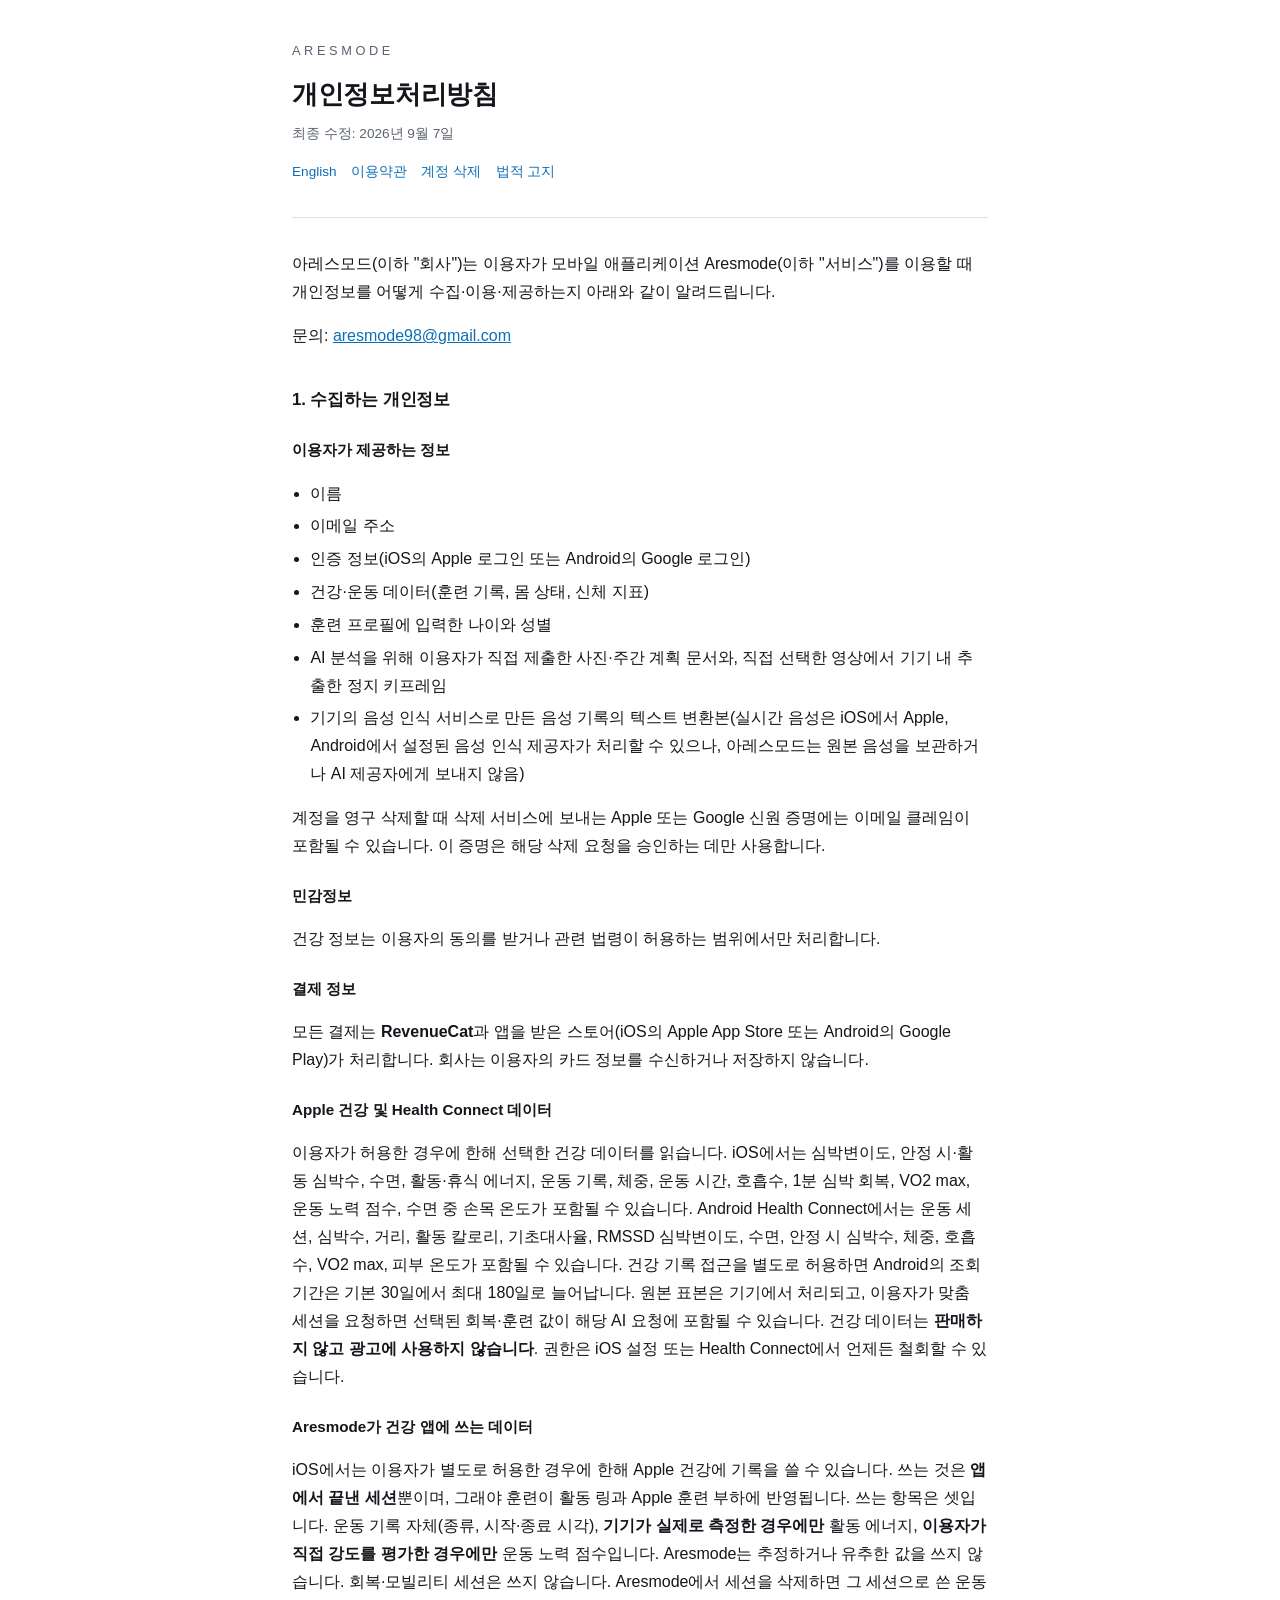
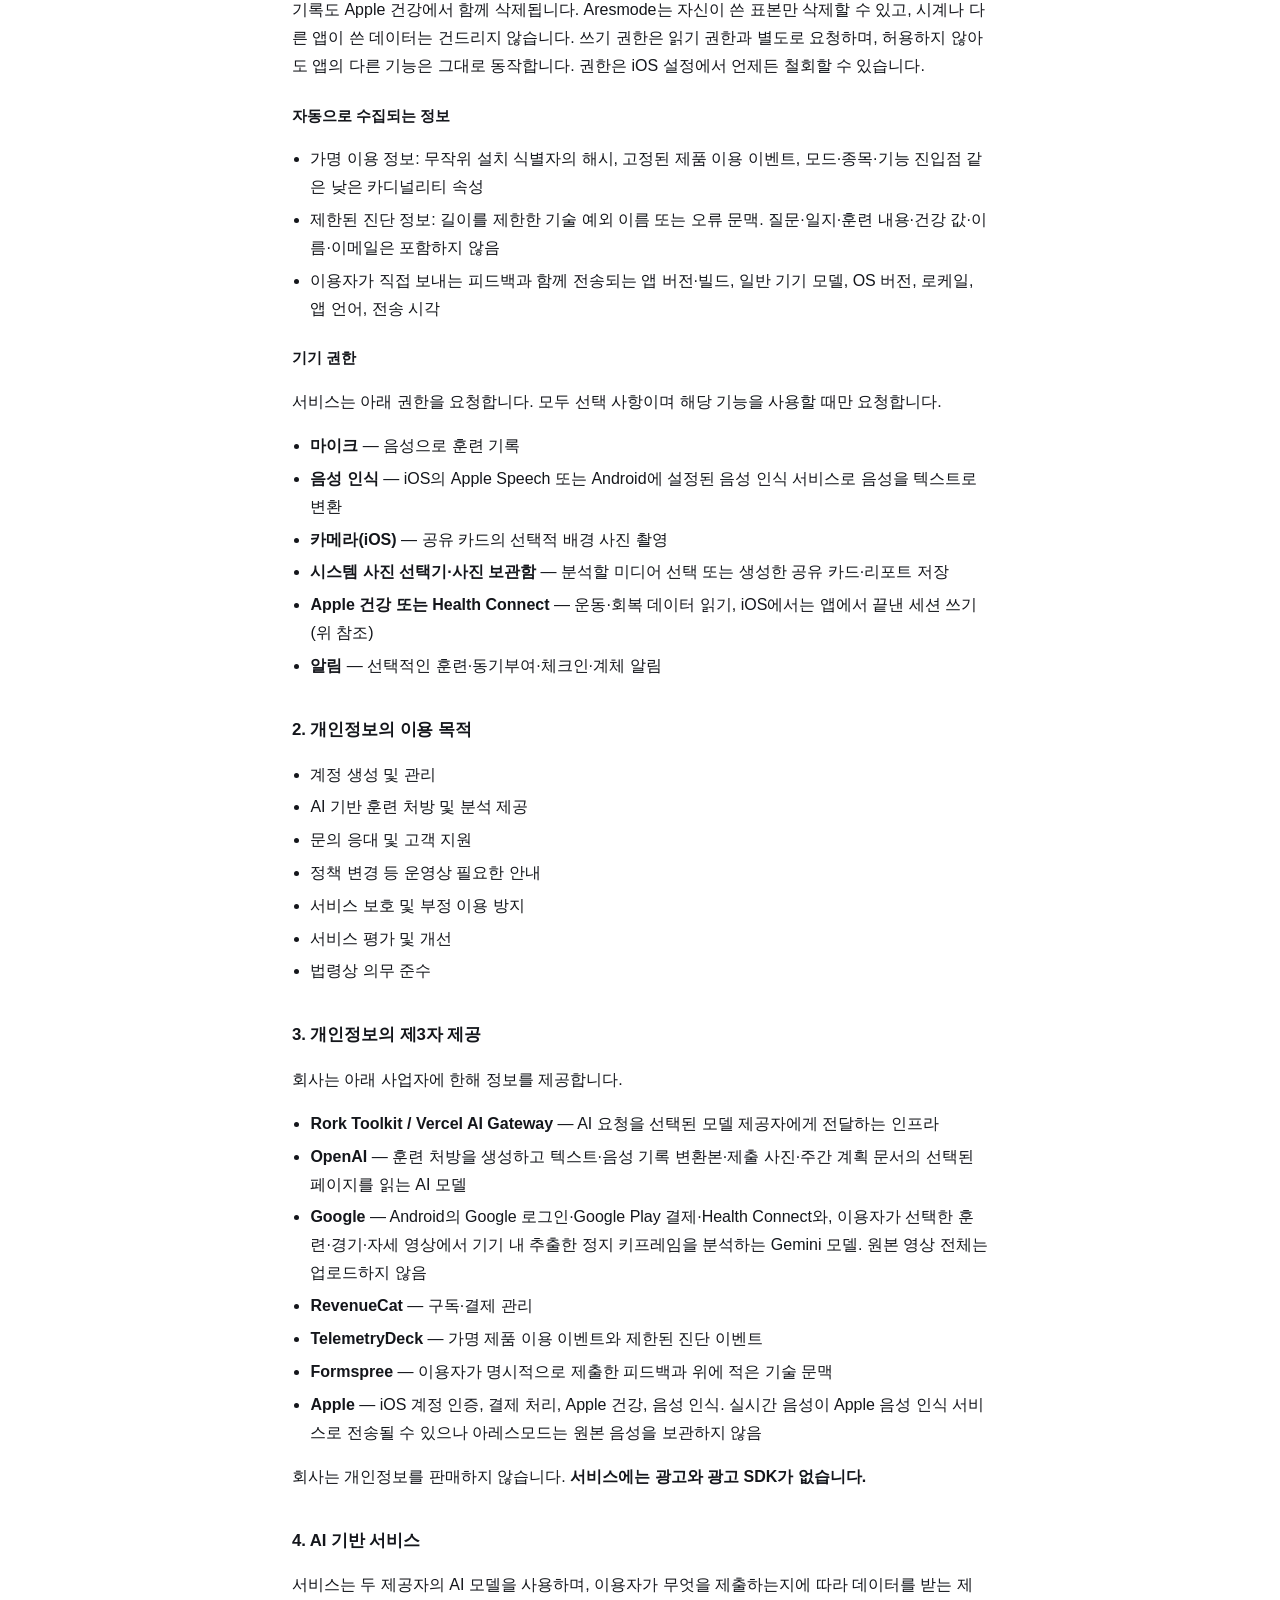
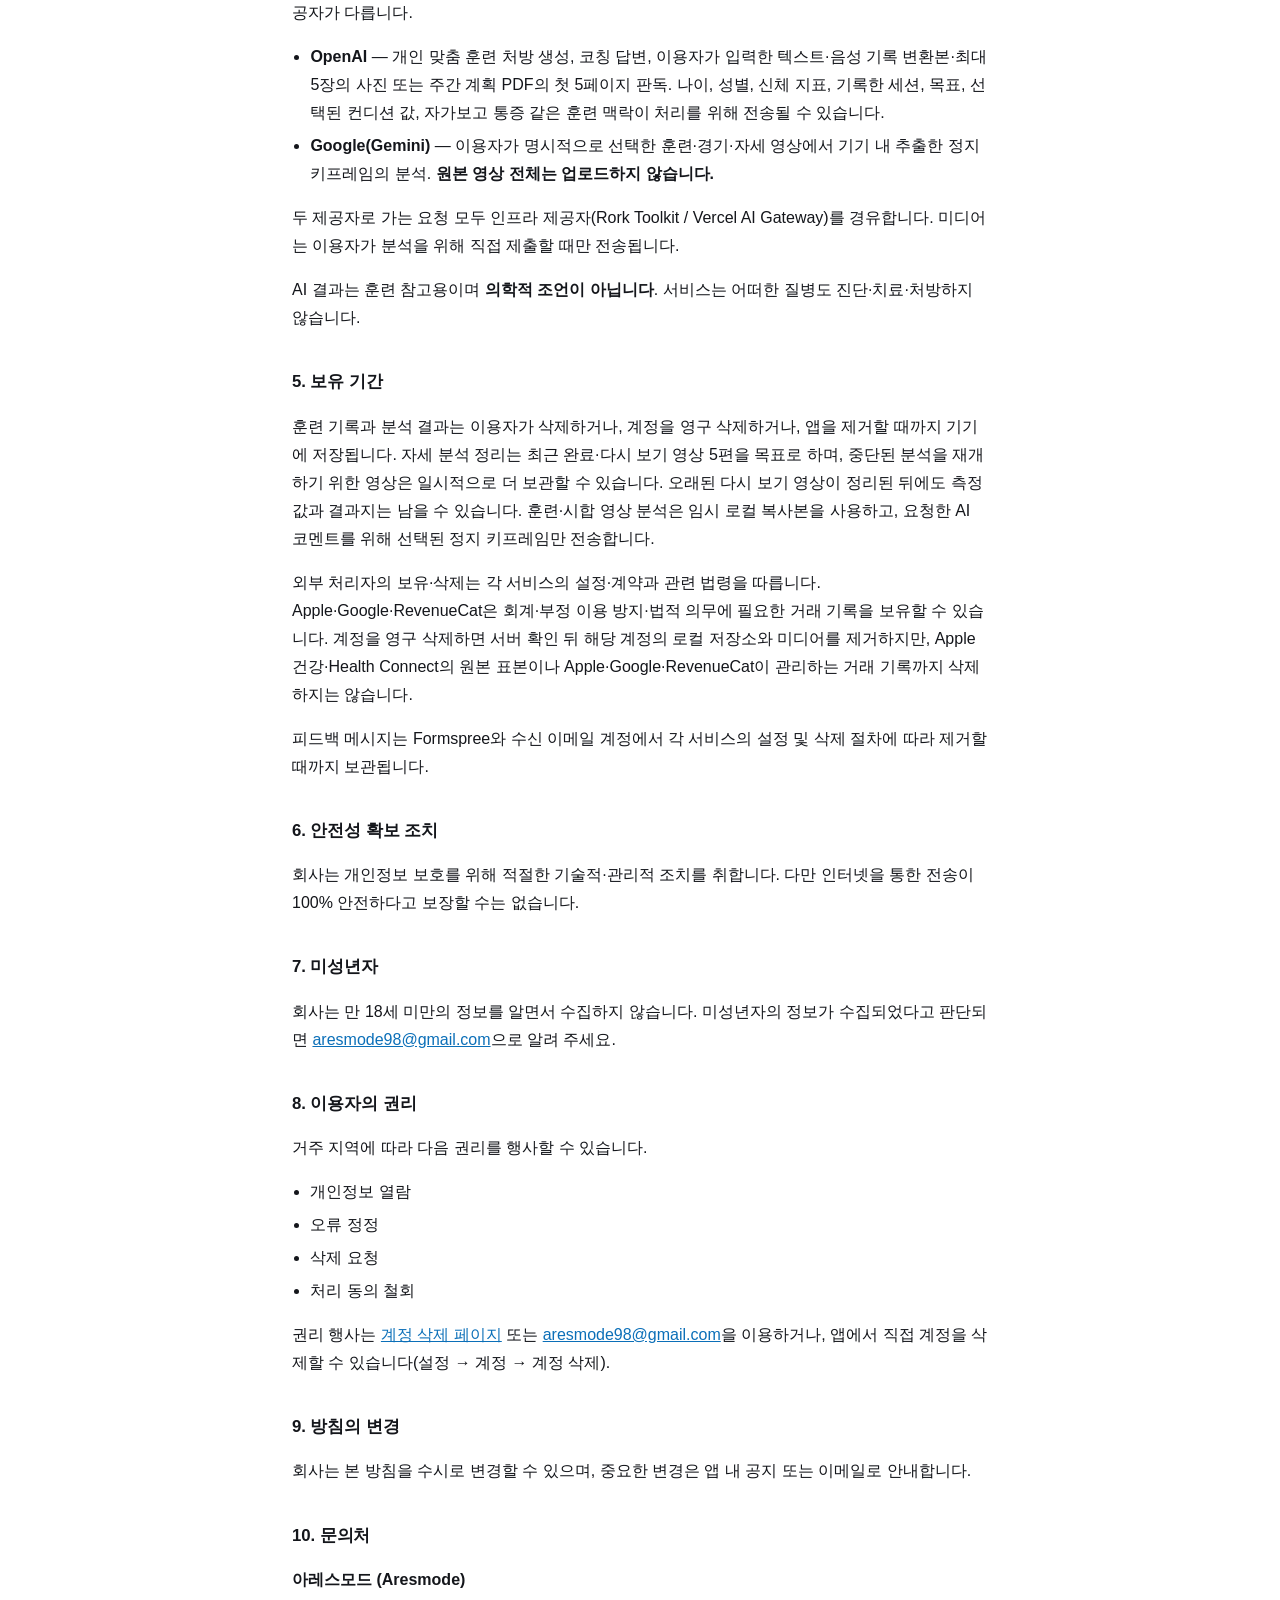
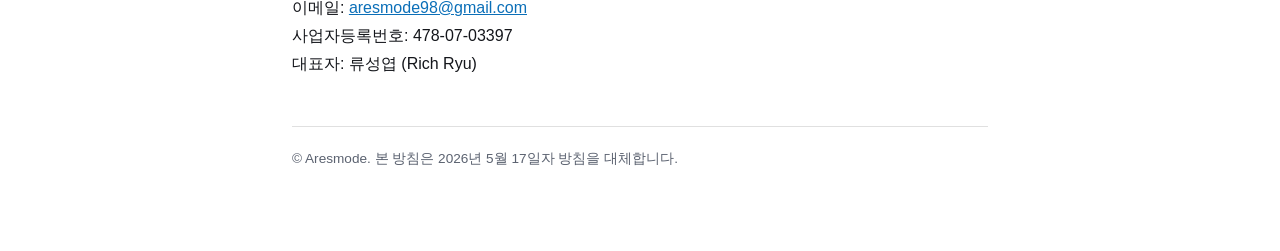
<file: ko/privacy/index.html>
<!doctype html><html lang="ko"><head><meta charset="utf-8">
<meta name="viewport" content="width=device-width,initial-scale=1">
<title>개인정보처리방침 — 아레스모드</title><link rel="stylesheet" href="../../style.css"></head>
<body><div class="wrap">
<header><div class="mark">Aresmode</div><h1>개인정보처리방침</h1>
<p class="meta">최종 수정: 2026년 9월 7일</p>
<p class="lang"><a href="../../privacy/">English</a><a href="../terms/">이용약관</a><a href="../delete-account/">계정 삭제</a><a href="../../">법적 고지</a></p></header>

<p>아레스모드(이하 "회사")는 이용자가 모바일 애플리케이션 Aresmode(이하 "서비스")를 이용할 때 개인정보를 어떻게 수집·이용·제공하는지 아래와 같이 알려드립니다.</p>
<p>문의: <a href="mailto:aresmode98@gmail.com">aresmode98@gmail.com</a></p>

<h2>1. 수집하는 개인정보</h2>
<h3>이용자가 제공하는 정보</h3>
<ul>
<li>이름</li>
<li>이메일 주소</li>
<li>인증 정보(iOS의 Apple 로그인 또는 Android의 Google 로그인)</li>
<li>건강·운동 데이터(훈련 기록, 몸 상태, 신체 지표)</li>
<li>훈련 프로필에 입력한 나이와 성별</li>
<li>AI 분석을 위해 이용자가 직접 제출한 사진·주간 계획 문서와, 직접 선택한 영상에서 기기 내 추출한 정지 키프레임</li>
<li>기기의 음성 인식 서비스로 만든 음성 기록의 텍스트 변환본(실시간 음성은 iOS에서 Apple, Android에서 설정된 음성 인식 제공자가 처리할 수 있으나, 아레스모드는 원본 음성을 보관하거나 AI 제공자에게 보내지 않음)</li>
</ul>
<p>계정을 영구 삭제할 때 삭제 서비스에 보내는 Apple 또는 Google 신원 증명에는 이메일 클레임이 포함될 수 있습니다. 이 증명은 해당 삭제 요청을 승인하는 데만 사용합니다.</p>
<h3>민감정보</h3>
<p>건강 정보는 이용자의 동의를 받거나 관련 법령이 허용하는 범위에서만 처리합니다.</p>
<h3>결제 정보</h3>
<p>모든 결제는 <strong>RevenueCat</strong>과 앱을 받은 스토어(iOS의 Apple App Store 또는 Android의 Google Play)가 처리합니다. 회사는 이용자의 카드 정보를 수신하거나 저장하지 않습니다.</p>
<h3>Apple 건강 및 Health Connect 데이터</h3>
<p>이용자가 허용한 경우에 한해 선택한 건강 데이터를 읽습니다. iOS에서는 심박변이도, 안정 시·활동 심박수, 수면, 활동·휴식 에너지, 운동 기록, 체중, 운동 시간, 호흡수, 1분 심박 회복, VO2 max, 운동 노력 점수, 수면 중 손목 온도가 포함될 수 있습니다. Android Health Connect에서는 운동 세션, 심박수, 거리, 활동 칼로리, 기초대사율, RMSSD 심박변이도, 수면, 안정 시 심박수, 체중, 호흡수, VO2 max, 피부 온도가 포함될 수 있습니다. 건강 기록 접근을 별도로 허용하면 Android의 조회 기간은 기본 30일에서 최대 180일로 늘어납니다. 원본 표본은 기기에서 처리되고, 이용자가 맞춤 세션을 요청하면 선택된 회복·훈련 값이 해당 AI 요청에 포함될 수 있습니다. 건강 데이터는 <strong>판매하지 않고 광고에 사용하지 않습니다</strong>. 권한은 iOS 설정 또는 Health Connect에서 언제든 철회할 수 있습니다.</p>
<h3>Aresmode가 건강 앱에 쓰는 데이터</h3>
<p>iOS에서는 이용자가 별도로 허용한 경우에 한해 Apple 건강에 기록을 쓸 수 있습니다. 쓰는 것은 <strong>앱에서 끝낸 세션</strong>뿐이며, 그래야 훈련이 활동 링과 Apple 훈련 부하에 반영됩니다. 쓰는 항목은 셋입니다. 운동 기록 자체(종류, 시작·종료 시각), <strong>기기가 실제로 측정한 경우에만</strong> 활동 에너지, <strong>이용자가 직접 강도를 평가한 경우에만</strong> 운동 노력 점수입니다. Aresmode는 추정하거나 유추한 값을 쓰지 않습니다. 회복·모빌리티 세션은 쓰지 않습니다. Aresmode에서 세션을 삭제하면 그 세션으로 쓴 운동 기록도 Apple 건강에서 함께 삭제됩니다. Aresmode는 자신이 쓴 표본만 삭제할 수 있고, 시계나 다른 앱이 쓴 데이터는 건드리지 않습니다. 쓰기 권한은 읽기 권한과 별도로 요청하며, 허용하지 않아도 앱의 다른 기능은 그대로 동작합니다. 권한은 iOS 설정에서 언제든 철회할 수 있습니다.</p>
<h3>자동으로 수집되는 정보</h3>
<ul>
<li>가명 이용 정보: 무작위 설치 식별자의 해시, 고정된 제품 이용 이벤트, 모드·종목·기능 진입점 같은 낮은 카디널리티 속성</li>
<li>제한된 진단 정보: 길이를 제한한 기술 예외 이름 또는 오류 문맥. 질문·일지·훈련 내용·건강 값·이름·이메일은 포함하지 않음</li>
<li>이용자가 직접 보내는 피드백과 함께 전송되는 앱 버전·빌드, 일반 기기 모델, OS 버전, 로케일, 앱 언어, 전송 시각</li>
</ul>
<h3>기기 권한</h3>
<p>서비스는 아래 권한을 요청합니다. 모두 선택 사항이며 해당 기능을 사용할 때만 요청합니다.</p>
<ul>
<li><strong>마이크</strong> — 음성으로 훈련 기록</li>
<li><strong>음성 인식</strong> — iOS의 Apple Speech 또는 Android에 설정된 음성 인식 서비스로 음성을 텍스트로 변환</li>
<li><strong>카메라(iOS)</strong> — 공유 카드의 선택적 배경 사진 촬영</li>
<li><strong>시스템 사진 선택기·사진 보관함</strong> — 분석할 미디어 선택 또는 생성한 공유 카드·리포트 저장</li>
<li><strong>Apple 건강 또는 Health Connect</strong> — 운동·회복 데이터 읽기, iOS에서는 앱에서 끝낸 세션 쓰기(위 참조)</li>
<li><strong>알림</strong> — 선택적인 훈련·동기부여·체크인·계체 알림</li>
</ul>

<h2>2. 개인정보의 이용 목적</h2>
<ul>
<li>계정 생성 및 관리</li>
<li>AI 기반 훈련 처방 및 분석 제공</li>
<li>문의 응대 및 고객 지원</li>
<li>정책 변경 등 운영상 필요한 안내</li>
<li>서비스 보호 및 부정 이용 방지</li>
<li>서비스 평가 및 개선</li>
<li>법령상 의무 준수</li>
</ul>

<h2>3. 개인정보의 제3자 제공</h2>
<p>회사는 아래 사업자에 한해 정보를 제공합니다.</p>
<ul>
<li><strong>Rork Toolkit / Vercel AI Gateway</strong> — AI 요청을 선택된 모델 제공자에게 전달하는 인프라</li>
<li><strong>OpenAI</strong> — 훈련 처방을 생성하고 텍스트·음성 기록 변환본·제출 사진·주간 계획 문서의 선택된 페이지를 읽는 AI 모델</li>
<li><strong>Google</strong> — Android의 Google 로그인·Google Play 결제·Health Connect와, 이용자가 선택한 훈련·경기·자세 영상에서 기기 내 추출한 정지 키프레임을 분석하는 Gemini 모델. 원본 영상 전체는 업로드하지 않음</li>
<li><strong>RevenueCat</strong> — 구독·결제 관리</li>
<li><strong>TelemetryDeck</strong> — 가명 제품 이용 이벤트와 제한된 진단 이벤트</li>
<li><strong>Formspree</strong> — 이용자가 명시적으로 제출한 피드백과 위에 적은 기술 문맥</li>
<li><strong>Apple</strong> — iOS 계정 인증, 결제 처리, Apple 건강, 음성 인식. 실시간 음성이 Apple 음성 인식 서비스로 전송될 수 있으나 아레스모드는 원본 음성을 보관하지 않음</li>
</ul>
<p>회사는 개인정보를 판매하지 않습니다. <strong>서비스에는 광고와 광고 SDK가 없습니다.</strong></p>

<h2>4. AI 기반 서비스</h2>
<p>서비스는 두 제공자의 AI 모델을 사용하며, 이용자가 무엇을 제출하는지에 따라 데이터를 받는 제공자가 다릅니다.</p>
<ul>
<li><strong>OpenAI</strong> — 개인 맞춤 훈련 처방 생성, 코칭 답변, 이용자가 입력한 텍스트·음성 기록 변환본·최대 5장의 사진 또는 주간 계획 PDF의 첫 5페이지 판독. 나이, 성별, 신체 지표, 기록한 세션, 목표, 선택된 컨디션 값, 자가보고 통증 같은 훈련 맥락이 처리를 위해 전송될 수 있습니다.</li>
<li><strong>Google(Gemini)</strong> — 이용자가 명시적으로 선택한 훈련·경기·자세 영상에서 기기 내 추출한 정지 키프레임의 분석. <strong>원본 영상 전체는 업로드하지 않습니다.</strong></li>
</ul>
<p>두 제공자로 가는 요청 모두 인프라 제공자(Rork Toolkit / Vercel AI Gateway)를 경유합니다. 미디어는 이용자가 분석을 위해 직접 제출할 때만 전송됩니다.</p>
<p>AI 결과는 훈련 참고용이며 <strong>의학적 조언이 아닙니다</strong>. 서비스는 어떠한 질병도 진단·치료·처방하지 않습니다.</p>

<h2>5. 보유 기간</h2>
<p>훈련 기록과 분석 결과는 이용자가 삭제하거나, 계정을 영구 삭제하거나, 앱을 제거할 때까지 기기에 저장됩니다. 자세 분석 정리는 최근 완료·다시 보기 영상 5편을 목표로 하며, 중단된 분석을 재개하기 위한 영상은 일시적으로 더 보관할 수 있습니다. 오래된 다시 보기 영상이 정리된 뒤에도 측정값과 결과지는 남을 수 있습니다. 훈련·시합 영상 분석은 임시 로컬 복사본을 사용하고, 요청한 AI 코멘트를 위해 선택된 정지 키프레임만 전송합니다.</p>
<p>외부 처리자의 보유·삭제는 각 서비스의 설정·계약과 관련 법령을 따릅니다. Apple·Google·RevenueCat은 회계·부정 이용 방지·법적 의무에 필요한 거래 기록을 보유할 수 있습니다. 계정을 영구 삭제하면 서버 확인 뒤 해당 계정의 로컬 저장소와 미디어를 제거하지만, Apple 건강·Health Connect의 원본 표본이나 Apple·Google·RevenueCat이 관리하는 거래 기록까지 삭제하지는 않습니다.</p>
<p>피드백 메시지는 Formspree와 수신 이메일 계정에서 각 서비스의 설정 및 삭제 절차에 따라 제거할 때까지 보관됩니다.</p>

<h2>6. 안전성 확보 조치</h2>
<p>회사는 개인정보 보호를 위해 적절한 기술적·관리적 조치를 취합니다. 다만 인터넷을 통한 전송이 100% 안전하다고 보장할 수는 없습니다.</p>

<h2>7. 미성년자</h2>
<p>회사는 만 18세 미만의 정보를 알면서 수집하지 않습니다. 미성년자의 정보가 수집되었다고 판단되면 <a href="mailto:aresmode98@gmail.com">aresmode98@gmail.com</a>으로 알려 주세요.</p>

<h2>8. 이용자의 권리</h2>
<p>거주 지역에 따라 다음 권리를 행사할 수 있습니다.</p>
<ul>
<li>개인정보 열람</li>
<li>오류 정정</li>
<li>삭제 요청</li>
<li>처리 동의 철회</li>
</ul>
<p>권리 행사는 <a href="../delete-account/">계정 삭제 페이지</a> 또는 <a href="mailto:aresmode98@gmail.com">aresmode98@gmail.com</a>을 이용하거나, 앱에서 직접 계정을 삭제할 수 있습니다(설정 → 계정 → 계정 삭제).</p>

<h2>9. 방침의 변경</h2>
<p>회사는 본 방침을 수시로 변경할 수 있으며, 중요한 변경은 앱 내 공지 또는 이메일로 안내합니다.</p>

<h2>10. 문의처</h2>
<p><strong>아레스모드 (Aresmode)</strong><br>
이메일: <a href="mailto:aresmode98@gmail.com">aresmode98@gmail.com</a><br>
사업자등록번호: 478-07-03397<br>
대표자: 류성엽 (Rich Ryu)</p>

<footer>© Aresmode. 본 방침은 2026년 5월 17일자 방침을 대체합니다.</footer>
</div></body></html>
</file>
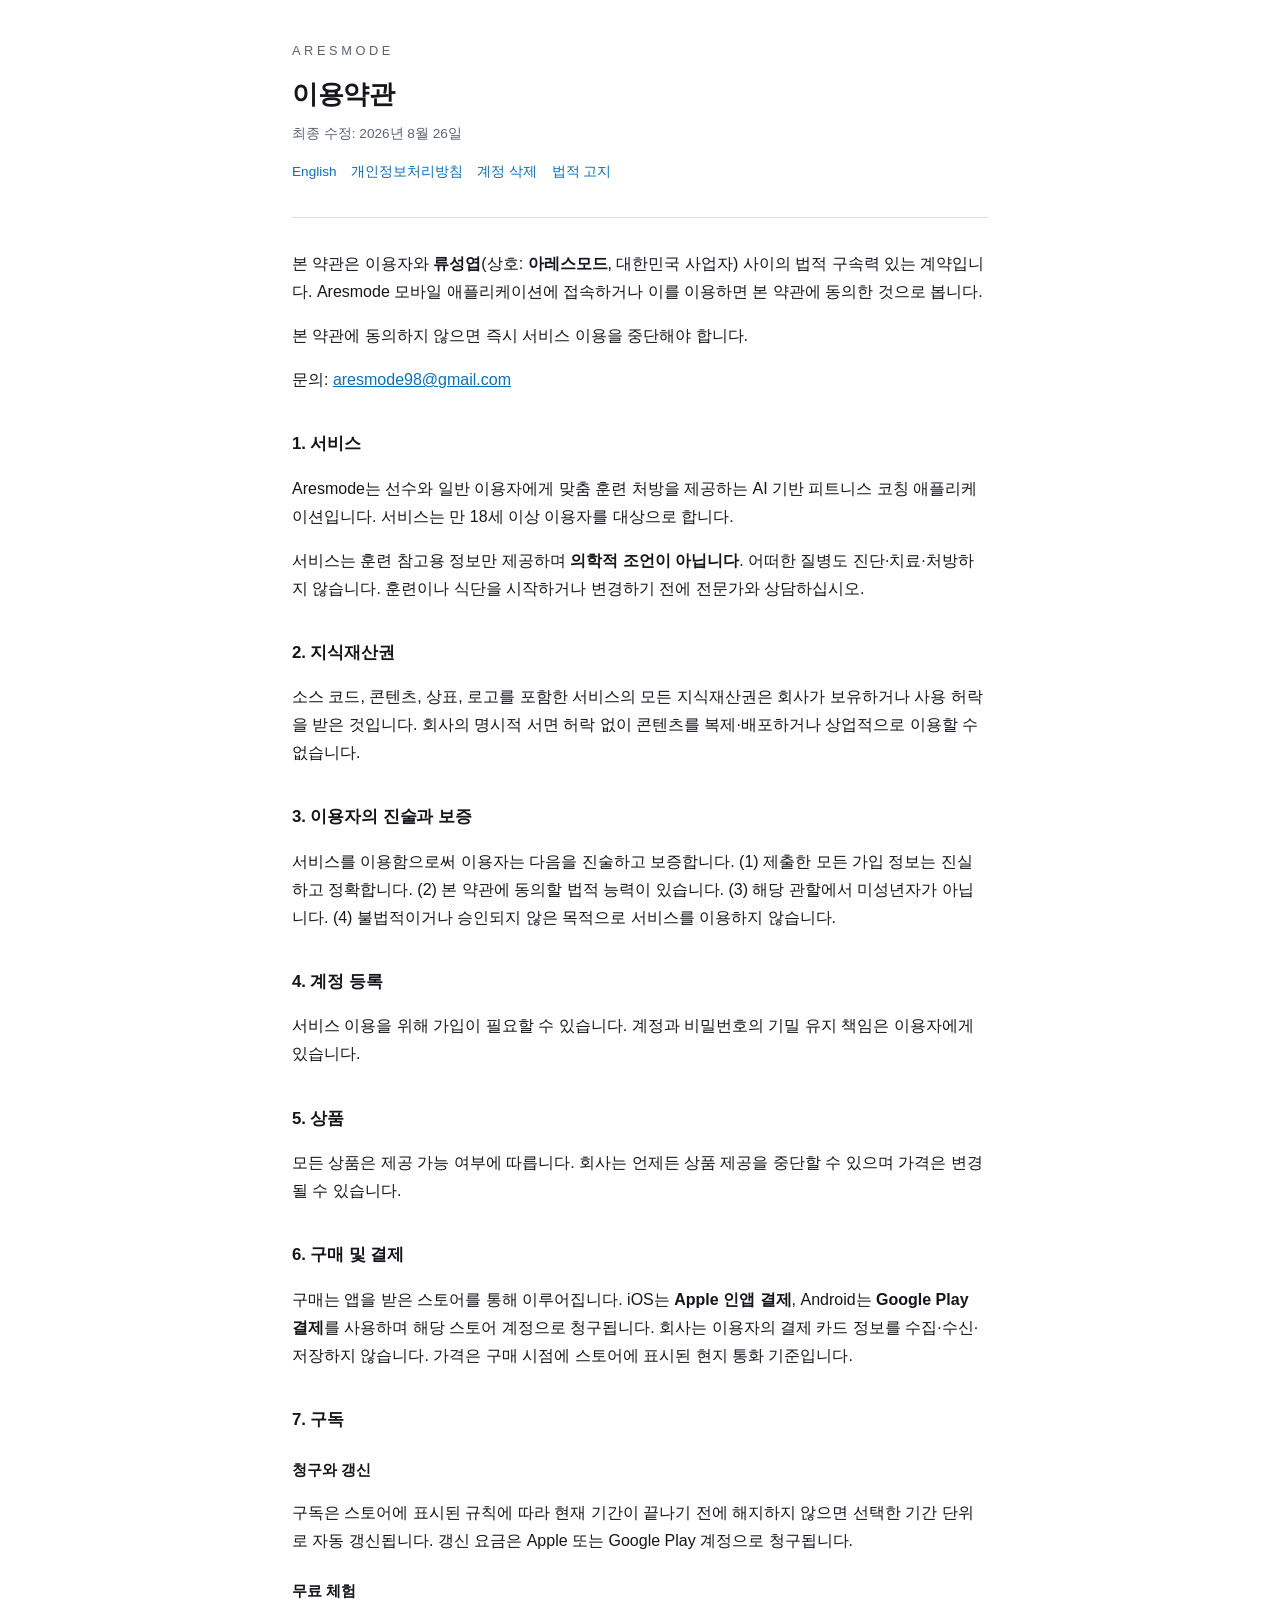
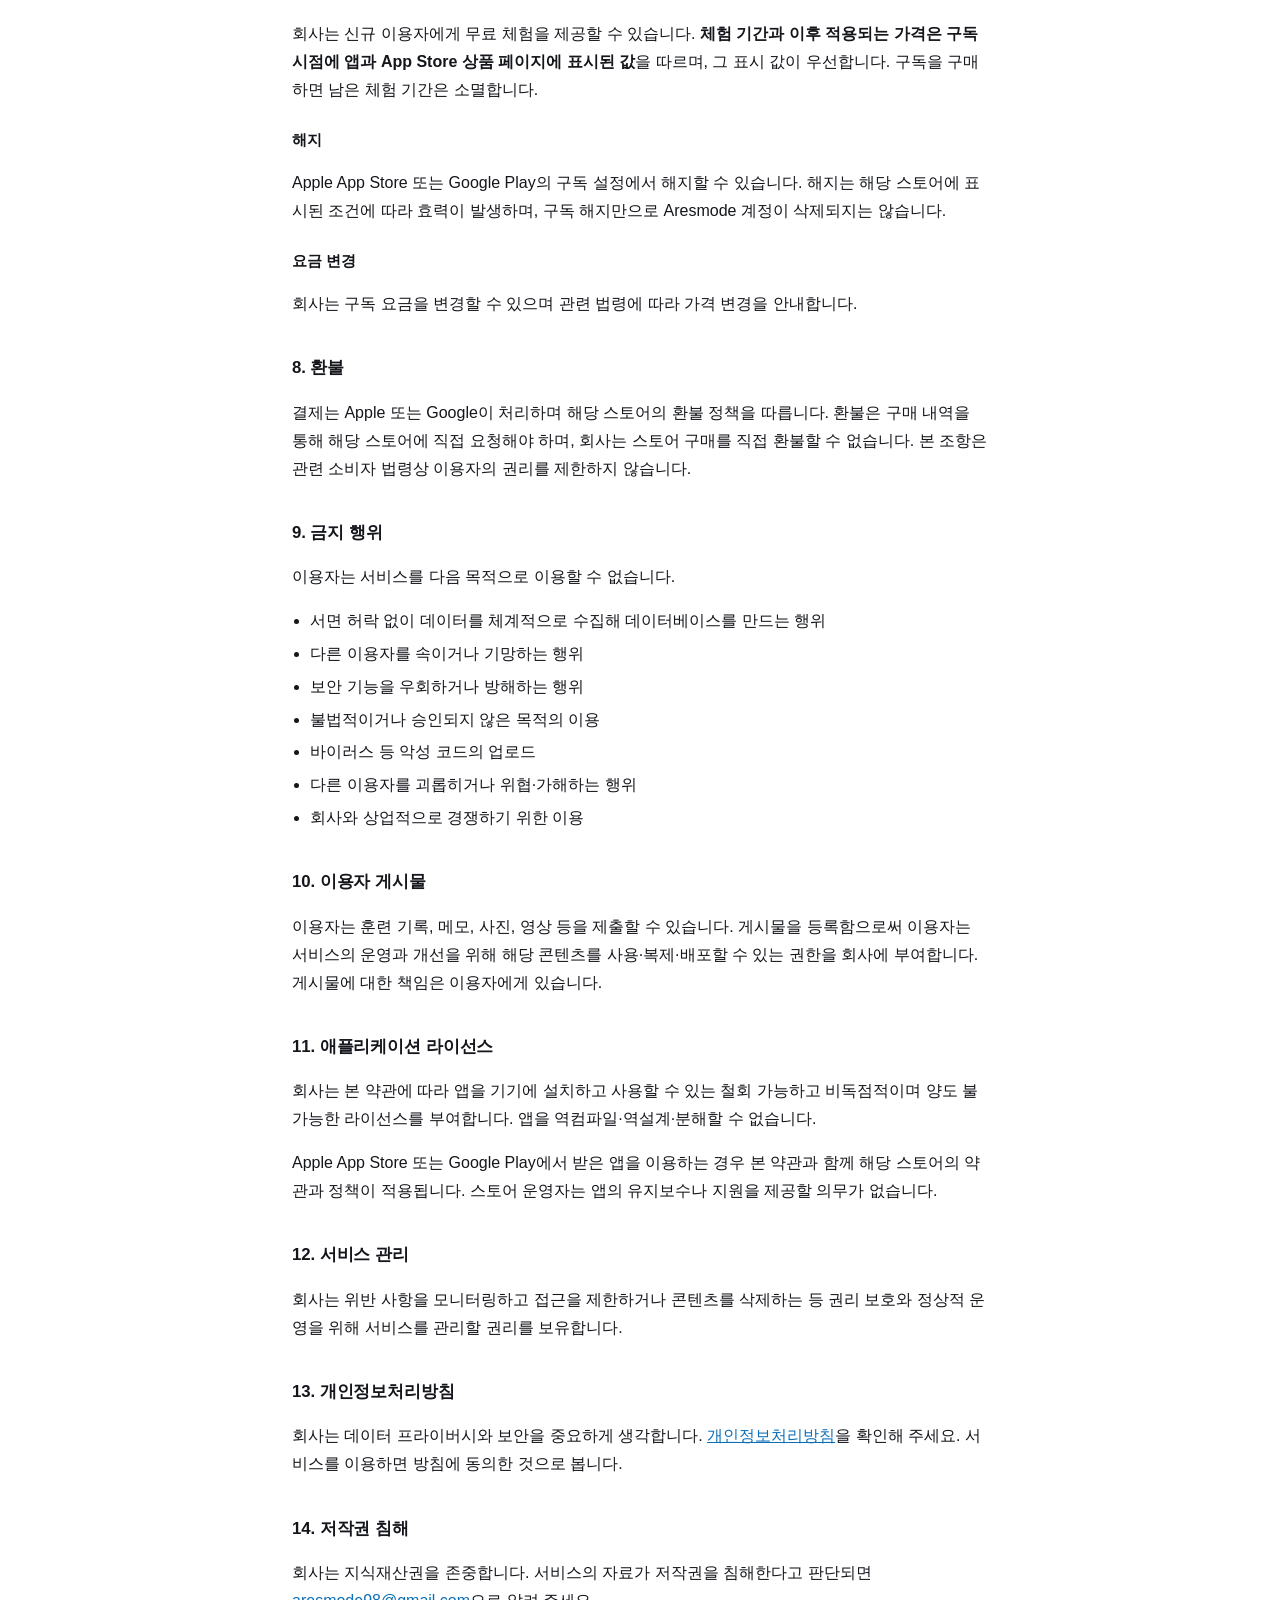
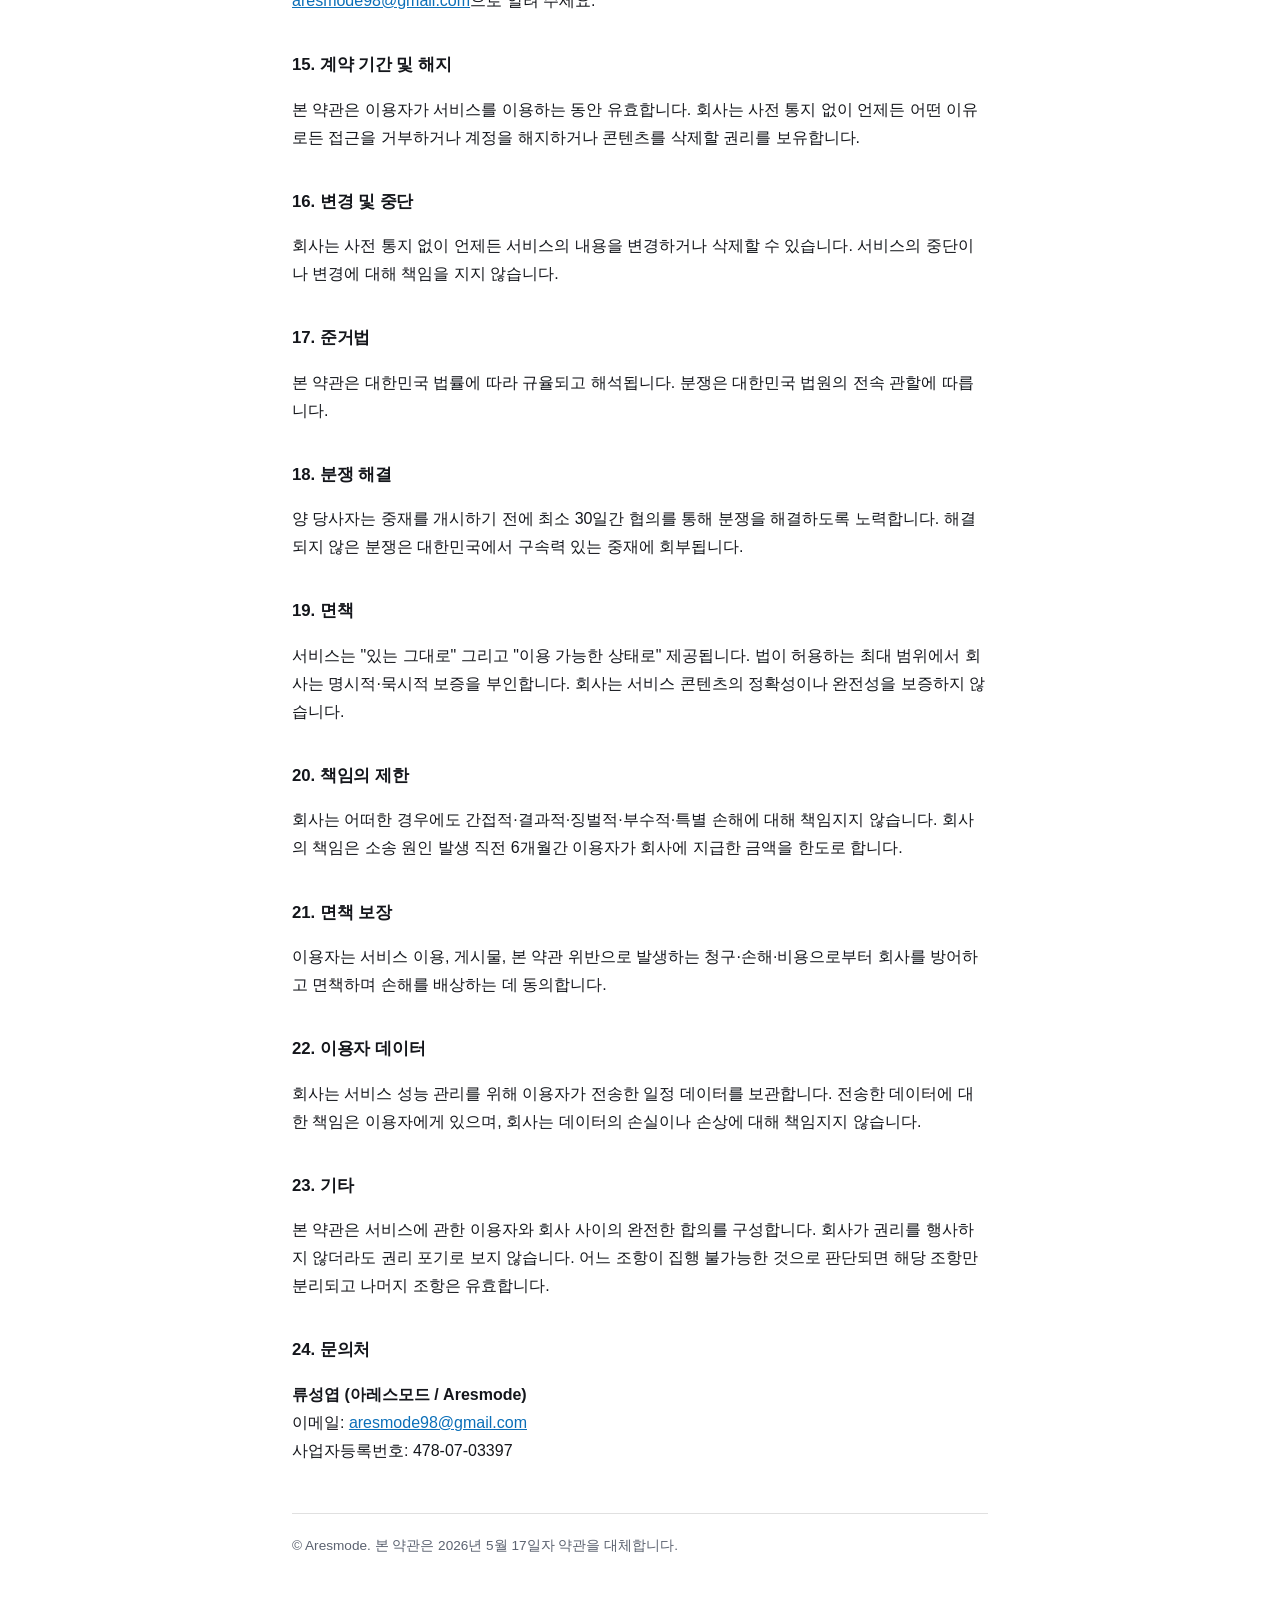
<file: ko/terms/index.html>
<!doctype html><html lang="ko"><head><meta charset="utf-8">
<meta name="viewport" content="width=device-width,initial-scale=1">
<title>이용약관 — 아레스모드</title><link rel="stylesheet" href="../../style.css"></head>
<body><div class="wrap">
<header><div class="mark">Aresmode</div><h1>이용약관</h1>
<p class="meta">최종 수정: 2026년 8월 26일</p>
<p class="lang"><a href="../../terms/">English</a><a href="../privacy/">개인정보처리방침</a><a href="../delete-account/">계정 삭제</a><a href="../../">법적 고지</a></p></header>

<p>본 약관은 이용자와 <strong>류성엽</strong>(상호: <strong>아레스모드</strong>, 대한민국 사업자) 사이의 법적 구속력 있는 계약입니다. Aresmode 모바일 애플리케이션에 접속하거나 이를 이용하면 본 약관에 동의한 것으로 봅니다.</p>
<p>본 약관에 동의하지 않으면 즉시 서비스 이용을 중단해야 합니다.</p>
<p>문의: <a href="mailto:aresmode98@gmail.com">aresmode98@gmail.com</a></p>

<h2>1. 서비스</h2>
<p>Aresmode는 선수와 일반 이용자에게 맞춤 훈련 처방을 제공하는 AI 기반 피트니스 코칭 애플리케이션입니다. 서비스는 만 18세 이상 이용자를 대상으로 합니다.</p>
<p>서비스는 훈련 참고용 정보만 제공하며 <strong>의학적 조언이 아닙니다</strong>. 어떠한 질병도 진단·치료·처방하지 않습니다. 훈련이나 식단을 시작하거나 변경하기 전에 전문가와 상담하십시오.</p>

<h2>2. 지식재산권</h2>
<p>소스 코드, 콘텐츠, 상표, 로고를 포함한 서비스의 모든 지식재산권은 회사가 보유하거나 사용 허락을 받은 것입니다. 회사의 명시적 서면 허락 없이 콘텐츠를 복제·배포하거나 상업적으로 이용할 수 없습니다.</p>

<h2>3. 이용자의 진술과 보증</h2>
<p>서비스를 이용함으로써 이용자는 다음을 진술하고 보증합니다. (1) 제출한 모든 가입 정보는 진실하고 정확합니다. (2) 본 약관에 동의할 법적 능력이 있습니다. (3) 해당 관할에서 미성년자가 아닙니다. (4) 불법적이거나 승인되지 않은 목적으로 서비스를 이용하지 않습니다.</p>

<h2>4. 계정 등록</h2>
<p>서비스 이용을 위해 가입이 필요할 수 있습니다. 계정과 비밀번호의 기밀 유지 책임은 이용자에게 있습니다.</p>

<h2>5. 상품</h2>
<p>모든 상품은 제공 가능 여부에 따릅니다. 회사는 언제든 상품 제공을 중단할 수 있으며 가격은 변경될 수 있습니다.</p>

<h2>6. 구매 및 결제</h2>
<p>구매는 앱을 받은 스토어를 통해 이루어집니다. iOS는 <strong>Apple 인앱 결제</strong>, Android는 <strong>Google Play 결제</strong>를 사용하며 해당 스토어 계정으로 청구됩니다. 회사는 이용자의 결제 카드 정보를 수집·수신·저장하지 않습니다. 가격은 구매 시점에 스토어에 표시된 현지 통화 기준입니다.</p>

<h2>7. 구독</h2>
<h3>청구와 갱신</h3>
<p>구독은 스토어에 표시된 규칙에 따라 현재 기간이 끝나기 전에 해지하지 않으면 선택한 기간 단위로 자동 갱신됩니다. 갱신 요금은 Apple 또는 Google Play 계정으로 청구됩니다.</p>
<h3>무료 체험</h3>
<p>회사는 신규 이용자에게 무료 체험을 제공할 수 있습니다. <strong>체험 기간과 이후 적용되는 가격은 구독 시점에 앱과 App Store 상품 페이지에 표시된 값</strong>을 따르며, 그 표시 값이 우선합니다. 구독을 구매하면 남은 체험 기간은 소멸합니다.</p>
<h3>해지</h3>
<p>Apple App Store 또는 Google Play의 구독 설정에서 해지할 수 있습니다. 해지는 해당 스토어에 표시된 조건에 따라 효력이 발생하며, 구독 해지만으로 Aresmode 계정이 삭제되지는 않습니다.</p>
<h3>요금 변경</h3>
<p>회사는 구독 요금을 변경할 수 있으며 관련 법령에 따라 가격 변경을 안내합니다.</p>

<h2>8. 환불</h2>
<p>결제는 Apple 또는 Google이 처리하며 해당 스토어의 환불 정책을 따릅니다. 환불은 구매 내역을 통해 해당 스토어에 직접 요청해야 하며, 회사는 스토어 구매를 직접 환불할 수 없습니다. 본 조항은 관련 소비자 법령상 이용자의 권리를 제한하지 않습니다.</p>

<h2>9. 금지 행위</h2>
<p>이용자는 서비스를 다음 목적으로 이용할 수 없습니다.</p>
<ul>
<li>서면 허락 없이 데이터를 체계적으로 수집해 데이터베이스를 만드는 행위</li>
<li>다른 이용자를 속이거나 기망하는 행위</li>
<li>보안 기능을 우회하거나 방해하는 행위</li>
<li>불법적이거나 승인되지 않은 목적의 이용</li>
<li>바이러스 등 악성 코드의 업로드</li>
<li>다른 이용자를 괴롭히거나 위협·가해하는 행위</li>
<li>회사와 상업적으로 경쟁하기 위한 이용</li>
</ul>

<h2>10. 이용자 게시물</h2>
<p>이용자는 훈련 기록, 메모, 사진, 영상 등을 제출할 수 있습니다. 게시물을 등록함으로써 이용자는 서비스의 운영과 개선을 위해 해당 콘텐츠를 사용·복제·배포할 수 있는 권한을 회사에 부여합니다. 게시물에 대한 책임은 이용자에게 있습니다.</p>

<h2>11. 애플리케이션 라이선스</h2>
<p>회사는 본 약관에 따라 앱을 기기에 설치하고 사용할 수 있는 철회 가능하고 비독점적이며 양도 불가능한 라이선스를 부여합니다. 앱을 역컴파일·역설계·분해할 수 없습니다.</p>
<p>Apple App Store 또는 Google Play에서 받은 앱을 이용하는 경우 본 약관과 함께 해당 스토어의 약관과 정책이 적용됩니다. 스토어 운영자는 앱의 유지보수나 지원을 제공할 의무가 없습니다.</p>

<h2>12. 서비스 관리</h2>
<p>회사는 위반 사항을 모니터링하고 접근을 제한하거나 콘텐츠를 삭제하는 등 권리 보호와 정상적 운영을 위해 서비스를 관리할 권리를 보유합니다.</p>

<h2>13. 개인정보처리방침</h2>
<p>회사는 데이터 프라이버시와 보안을 중요하게 생각합니다. <a href="../privacy/">개인정보처리방침</a>을 확인해 주세요. 서비스를 이용하면 방침에 동의한 것으로 봅니다.</p>

<h2>14. 저작권 침해</h2>
<p>회사는 지식재산권을 존중합니다. 서비스의 자료가 저작권을 침해한다고 판단되면 <a href="mailto:aresmode98@gmail.com">aresmode98@gmail.com</a>으로 알려 주세요.</p>

<h2>15. 계약 기간 및 해지</h2>
<p>본 약관은 이용자가 서비스를 이용하는 동안 유효합니다. 회사는 사전 통지 없이 언제든 어떤 이유로든 접근을 거부하거나 계정을 해지하거나 콘텐츠를 삭제할 권리를 보유합니다.</p>

<h2>16. 변경 및 중단</h2>
<p>회사는 사전 통지 없이 언제든 서비스의 내용을 변경하거나 삭제할 수 있습니다. 서비스의 중단이나 변경에 대해 책임을 지지 않습니다.</p>

<h2>17. 준거법</h2>
<p>본 약관은 대한민국 법률에 따라 규율되고 해석됩니다. 분쟁은 대한민국 법원의 전속 관할에 따릅니다.</p>

<h2>18. 분쟁 해결</h2>
<p>양 당사자는 중재를 개시하기 전에 최소 30일간 협의를 통해 분쟁을 해결하도록 노력합니다. 해결되지 않은 분쟁은 대한민국에서 구속력 있는 중재에 회부됩니다.</p>

<h2>19. 면책</h2>
<p>서비스는 "있는 그대로" 그리고 "이용 가능한 상태로" 제공됩니다. 법이 허용하는 최대 범위에서 회사는 명시적·묵시적 보증을 부인합니다. 회사는 서비스 콘텐츠의 정확성이나 완전성을 보증하지 않습니다.</p>

<h2>20. 책임의 제한</h2>
<p>회사는 어떠한 경우에도 간접적·결과적·징벌적·부수적·특별 손해에 대해 책임지지 않습니다. 회사의 책임은 소송 원인 발생 직전 6개월간 이용자가 회사에 지급한 금액을 한도로 합니다.</p>

<h2>21. 면책 보장</h2>
<p>이용자는 서비스 이용, 게시물, 본 약관 위반으로 발생하는 청구·손해·비용으로부터 회사를 방어하고 면책하며 손해를 배상하는 데 동의합니다.</p>

<h2>22. 이용자 데이터</h2>
<p>회사는 서비스 성능 관리를 위해 이용자가 전송한 일정 데이터를 보관합니다. 전송한 데이터에 대한 책임은 이용자에게 있으며, 회사는 데이터의 손실이나 손상에 대해 책임지지 않습니다.</p>

<h2>23. 기타</h2>
<p>본 약관은 서비스에 관한 이용자와 회사 사이의 완전한 합의를 구성합니다. 회사가 권리를 행사하지 않더라도 권리 포기로 보지 않습니다. 어느 조항이 집행 불가능한 것으로 판단되면 해당 조항만 분리되고 나머지 조항은 유효합니다.</p>

<h2>24. 문의처</h2>
<p><strong>류성엽 (아레스모드 / Aresmode)</strong><br>
이메일: <a href="mailto:aresmode98@gmail.com">aresmode98@gmail.com</a><br>
사업자등록번호: 478-07-03397</p>

<footer>© Aresmode. 본 약관은 2026년 5월 17일자 약관을 대체합니다.</footer>
</div></body></html>
</file>
<file: style.css>
:root{--bg:#0B0D12;--ink:#E8E9ED;--sub:#9AA0AC;--rule:rgba(255,255,255,.11);--accent:#5ABEFA}
*{box-sizing:border-box}
body{margin:0;background:var(--bg);color:var(--ink);
  font:16px/1.75 -apple-system,BlinkMacSystemFont,"Segoe UI","Apple SD Gothic Neo",sans-serif;
  -webkit-text-size-adjust:100%}
.wrap{max-width:46rem;margin:0 auto;padding:2.5rem 1.25rem 5rem}
header{border-bottom:1px solid var(--rule);padding-bottom:1.25rem;margin-bottom:2rem}
.mark{font-size:.8rem;letter-spacing:.28em;color:var(--sub);text-transform:uppercase}
h1{font-size:1.6rem;margin:.6rem 0 .3rem;letter-spacing:-.01em}
.meta{color:var(--sub);font-size:.85rem;margin:0}
.lang{margin-top:.9rem;font-size:.85rem}
.lang a{color:var(--accent);text-decoration:none;margin-right:.9rem}
.lang a:hover{text-decoration:underline}
h2{font-size:1.05rem;margin:2.2rem 0 .6rem;letter-spacing:-.005em}
h3{font-size:.95rem;margin:1.4rem 0 .4rem;color:var(--ink)}
p,li{color:var(--ink)}
ul{padding-left:1.15rem}
li{margin:.3rem 0}
a{color:var(--accent)}
hr{border:0;border-top:1px solid var(--rule);margin:2.5rem 0}
.note{color:var(--sub);font-size:.9rem}
.card{border:1px solid var(--rule);border-radius:14px;padding:1rem 1.15rem;margin:1.2rem 0}
footer{margin-top:3rem;padding-top:1.25rem;border-top:1px solid var(--rule);color:var(--sub);font-size:.85rem}
@media (prefers-color-scheme: light){
  :root{--bg:#FFFFFF;--ink:#14161B;--sub:#5B6270;--rule:rgba(0,0,0,.12);--accent:#0B6FB8}
}
</file>
